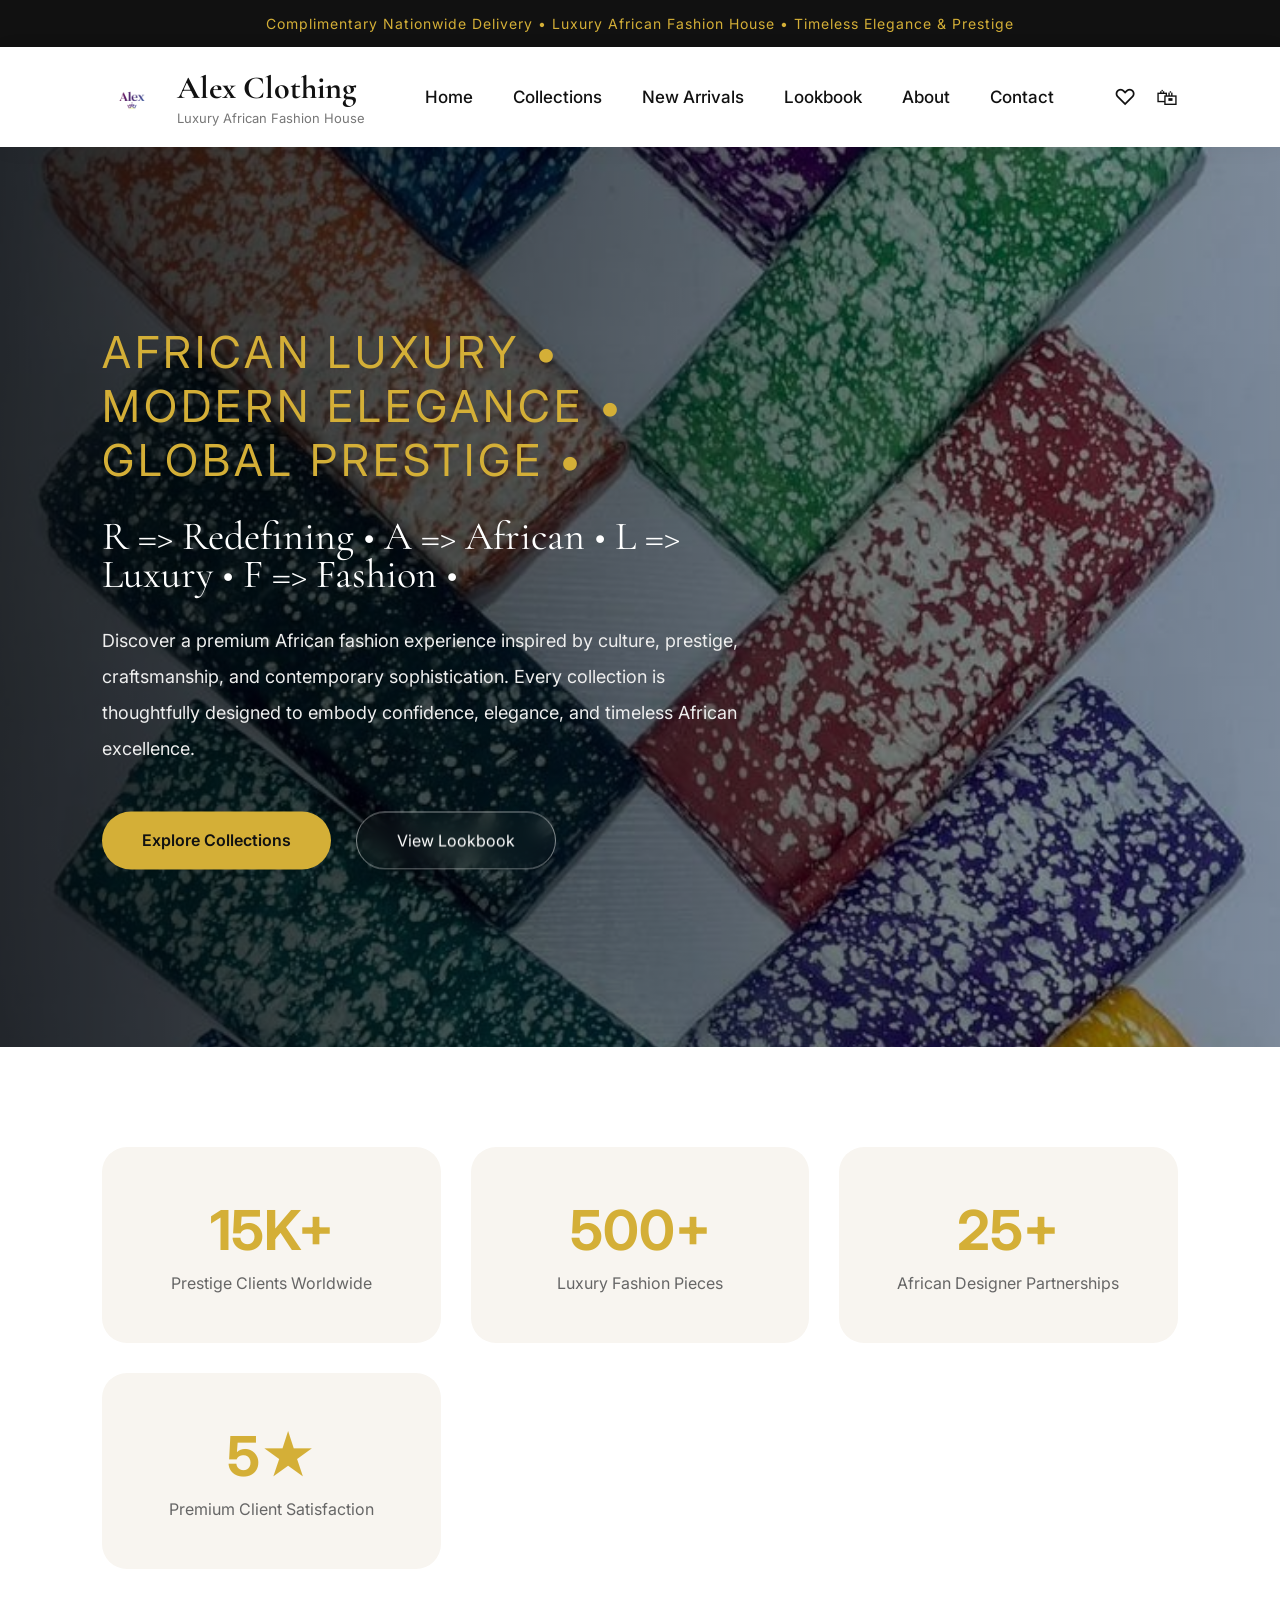
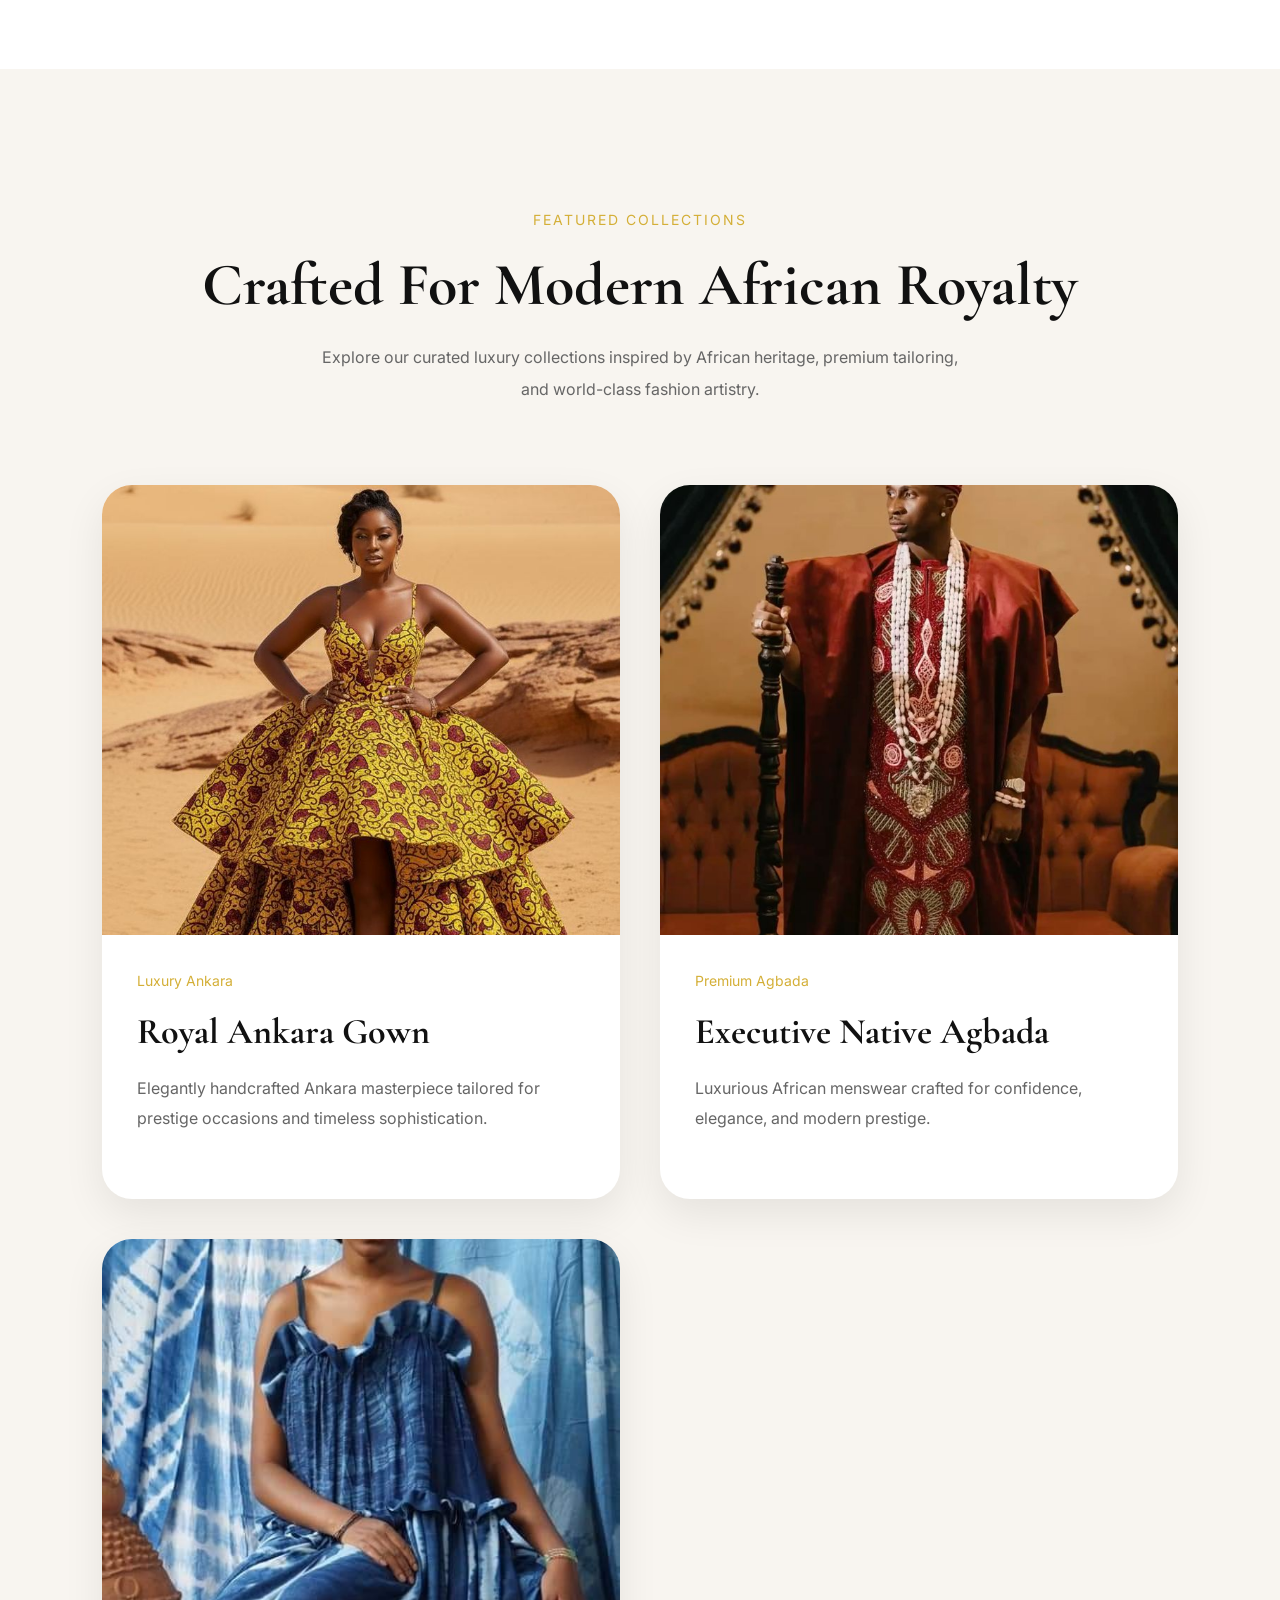
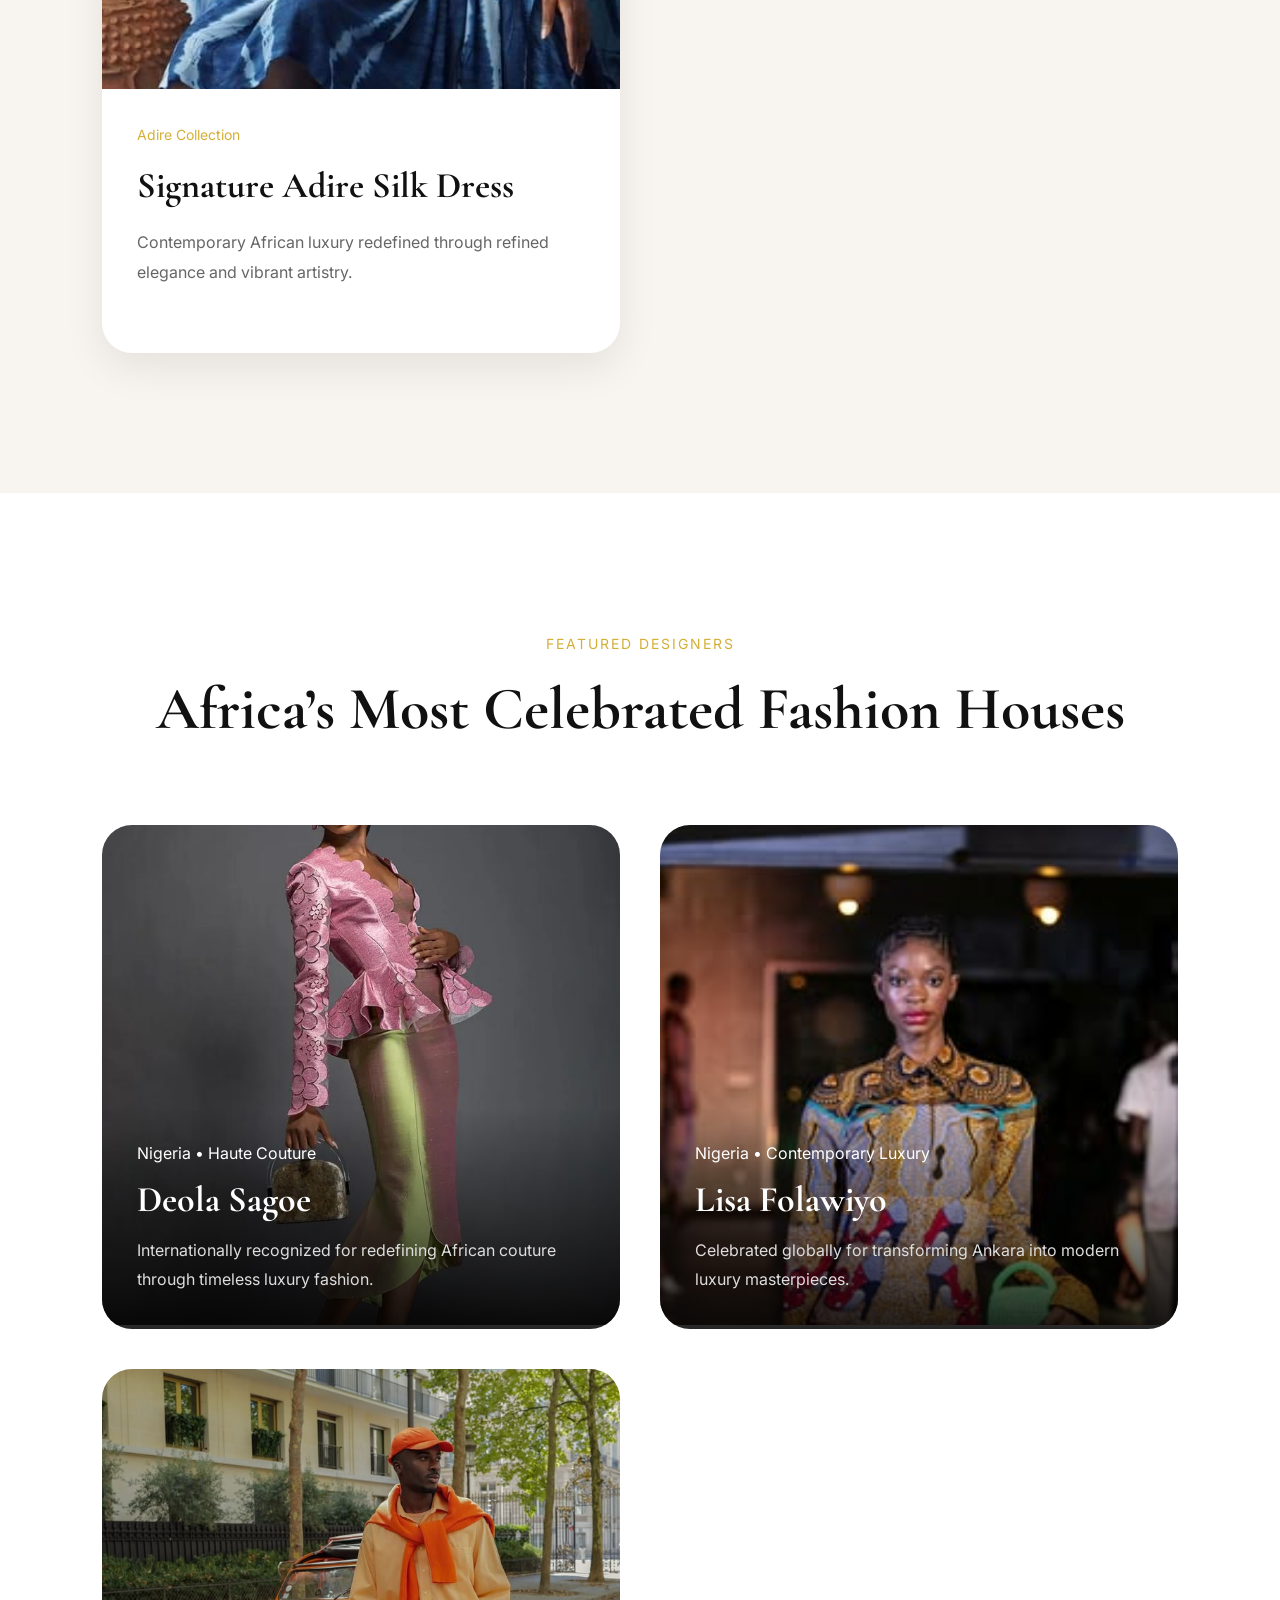
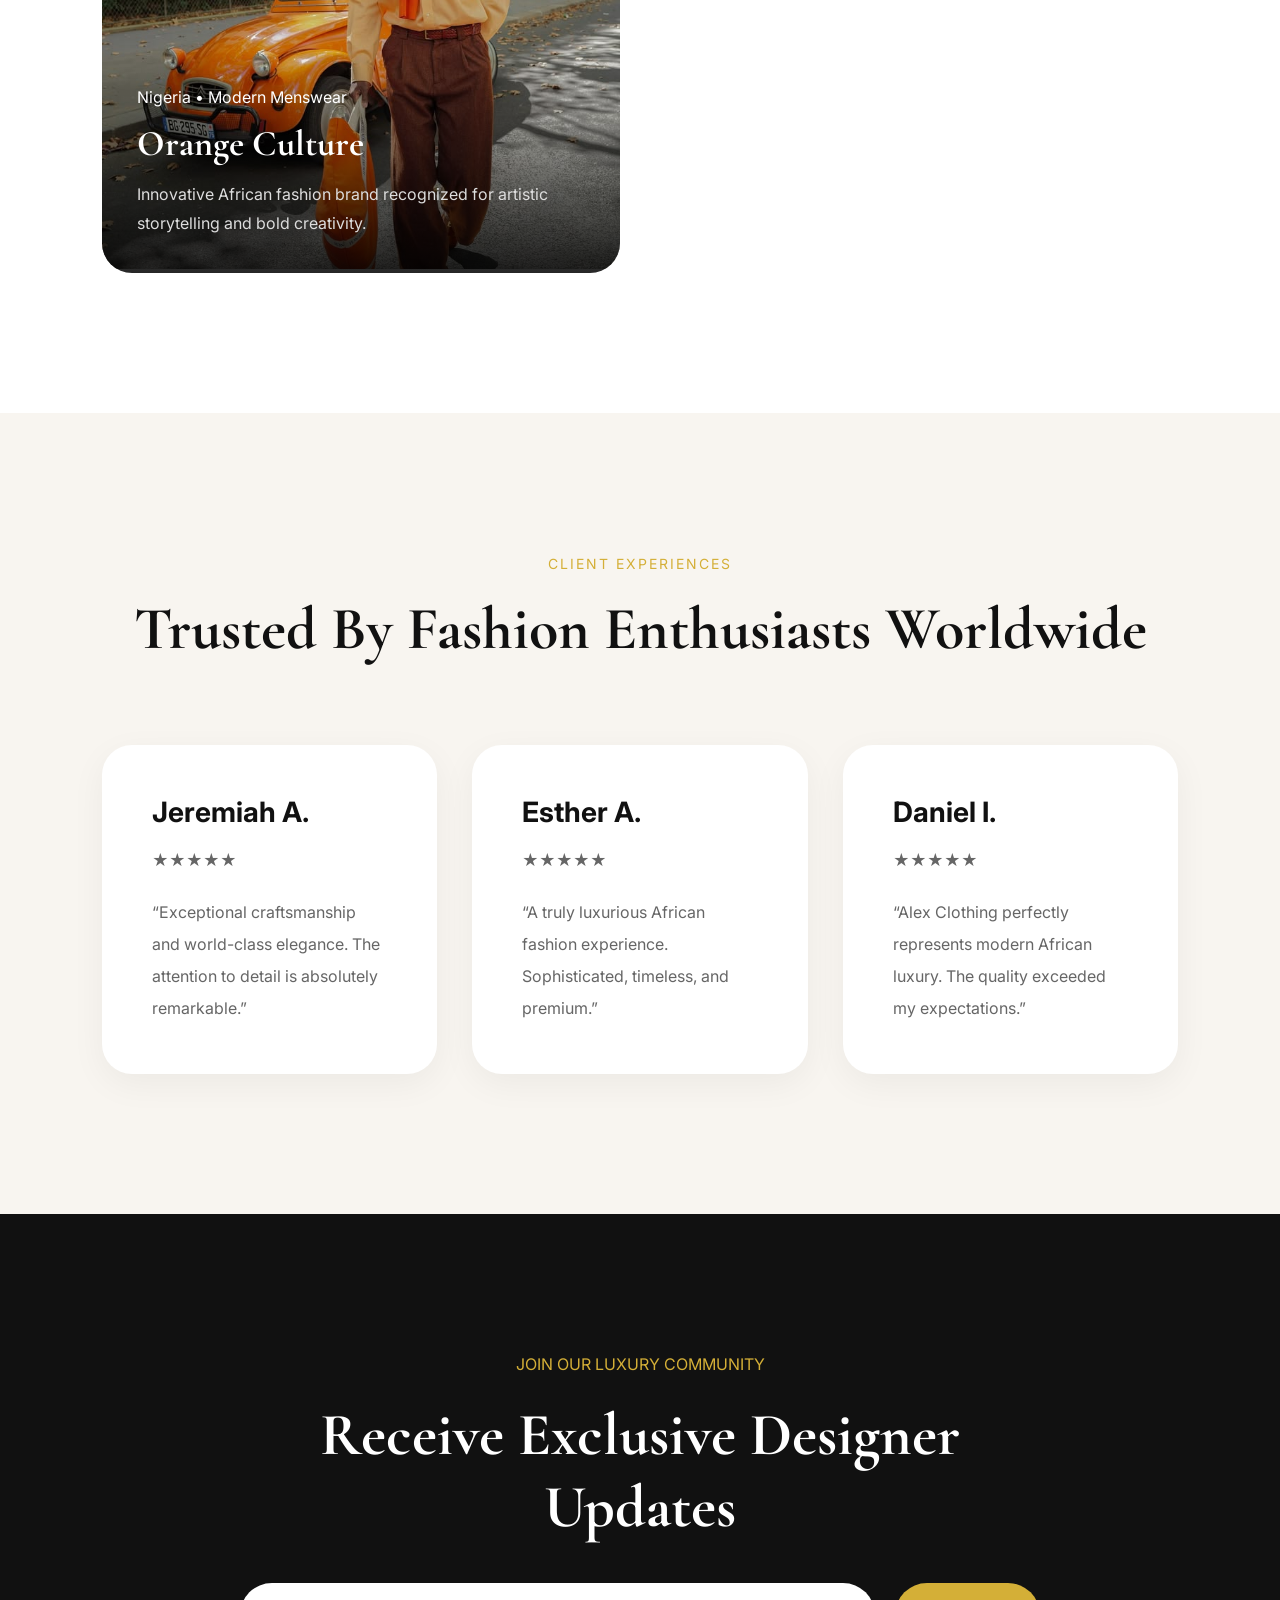
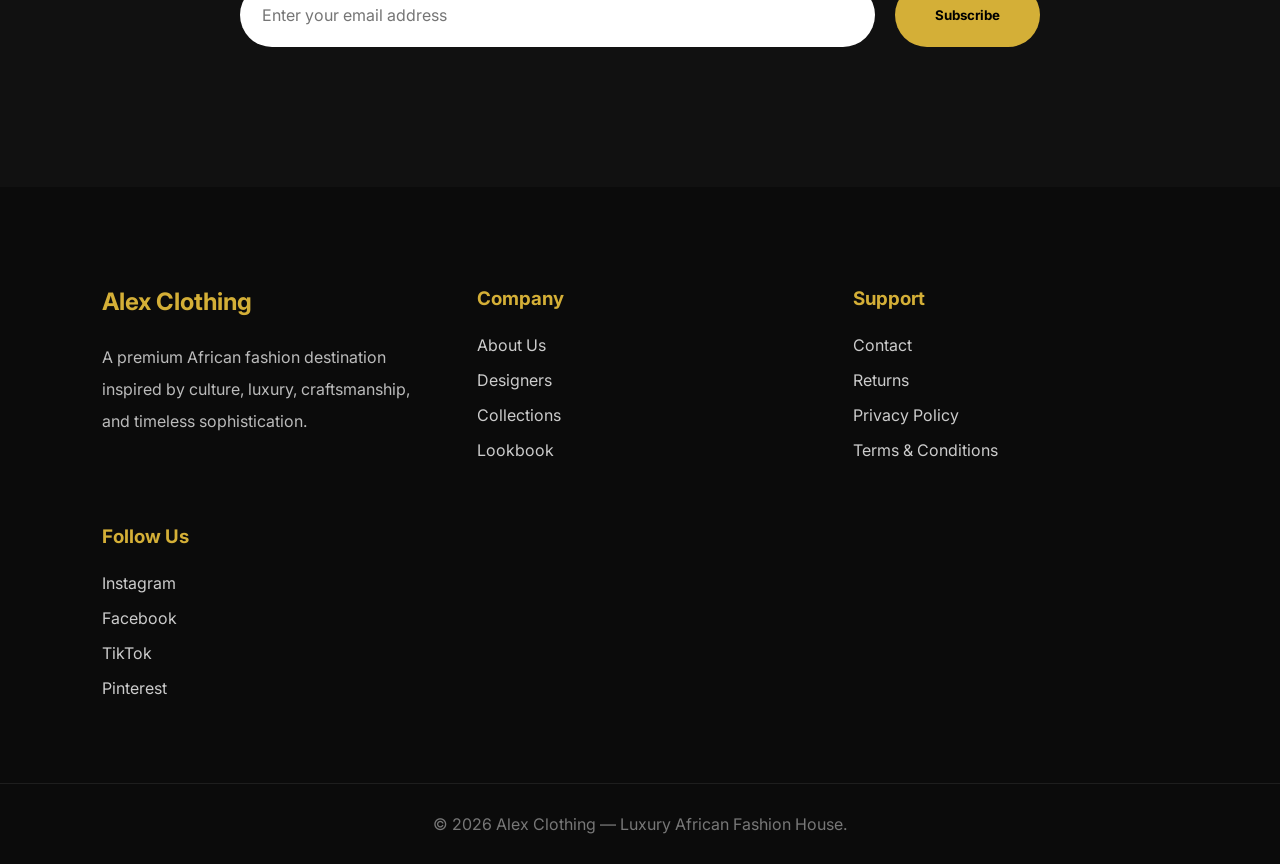
<file: index.html>
<!DOCTYPE html>
<html lang="en">
<head>
    <meta charset="UTF-8">
    <meta name="viewport" content="width=device-width, initial-scale=1.0">
    <title>Alex Clothing | Luxury African Fashion House</title>
    <link rel="stylesheet" href="index.css">

</head>

<body>


    <!-- ========================= -->
    <!-- TOP LUXURY BAR -->
    <!-- ========================= -->

    <section class="top-bar">
 
        <p>
            Complimentary Nationwide Delivery • Luxury African Fashion House • Timeless Elegance & Prestige
        </p>

    </section>



    <!-- ========================= -->
    <!-- NAVBAR -->
    <!-- ========================= -->

    <header class="header">

        <div class="logo">

            <img src="picture/screen.png" alt="Alex Clothing Logo">

            <div>

                <h1>Alex Clothing</h1>

                <span>Luxury African Fashion House</span>

            </div>

        </div>


        <nav class="navbar">

            <a href="index.html">Home</a>

            <a href="collections.html">Collections</a>

            <a href="arrivals.html">New Arrivals</a>

            <a href="lookbook.html">Lookbook</a>

            <a href="about.html">About</a>

            <a href="contact.html">Contact</a>

        </nav>


        <div class="nav-icons">

            <a href="wishlist.html">♡</a>

            <a href="cart.html">🛍</a>

        </div>

    </header>



    <!-- ========================= -->
    <!-- CINEMATIC HERO -->
    <!-- ========================= -->

    <section class="hero">

        <!-- IMAGE SLIDER -->

        <div class="hero-slider">

            <div class="slide active">
                <img src="picture/material1.jpg" alt="">
            </div>

            <div class="slide">
                <img src="picture/material2.jpg" alt="">
            </div>

            <div class="slide">
                <img src="picture/material3.jpg" alt="">
            </div>

        </div>

        

        <!-- OVERLAY -->

        <div class="overlay"></div>


        <!-- HERO CONTENT -->

        <div class="hero-content">

            <span class="hero-small-text">
                AFRICAN LUXURY • MODERN ELEGANCE • GLOBAL PRESTIGE •
            </span>

            <h3>
                R =>  Redefining  •
                A => African •
                L => Luxury •
                F => Fashion •
            </h3>

            <p>
                Discover a premium African fashion experience inspired by
                culture, prestige, craftsmanship, and contemporary sophistication.

                Every collection is thoughtfully designed to embody confidence,
                elegance, and timeless African excellence.
            </p>


            <div class="hero-buttons">

                <a href="collections.html" class="primary-btn">
                    Explore Collections
                </a>

                <a href="lookbook.html" class="secondary-btn">
                    View Lookbook
                </a>

            </div>

        </div>

    </section>



</head>








    <!-- ========================= -->
    <!-- LUXURY STATS -->
    <!-- ========================= -->

    <section class="stats-section">

        <div class="stat-box">

            <h2>15K+</h2>

            <p>Prestige Clients Worldwide</p>

        </div>


        <div class="stat-box">

            <h2>500+</h2>

            <p>Luxury Fashion Pieces</p>

        </div>


        <div class="stat-box">

            <h2>25+</h2>

            <p>African Designer Partnerships</p>

        </div>


        <div class="stat-box">

            <h2>5★</h2>

            <p>Premium Client Satisfaction</p>

        </div>

    </section>



    <!-- ========================= -->
    <!-- FEATURED COLLECTION -->
    <!-- ========================= -->

    <section class="collections-section">

        <div class="section-title">

            <span>FEATURED COLLECTIONS</span>

            <h2>
                Crafted For Modern African Royalty
            </h2>

            <p>
                Explore our curated luxury collections inspired by
                African heritage, premium tailoring, and world-class fashion artistry.
            </p>

        </div>



        <div class="products-grid">


            <!-- PRODUCT -->

            <div class="product-card">

                <div class="product-image">

                    <img src="picture/gown.jpg" alt="">

                </div>

                <div class="product-content">

                    <span>Luxury Ankara</span>

                    <h3>Royal Ankara Gown</h3>

                    <p>
                        Elegantly handcrafted Ankara masterpiece
                        tailored for prestige occasions and timeless sophistication.
                    </p>

                    <div class="product-bottom">

                        <a href="product1.html">
                        
                        </a>

                    </div>

                </div>

            </div>



            <!-- PRODUCT -->

            <div class="product-card">

                <div class="product-image">

                    <img src="picture/agbada.jpg" alt="">

                </div>

                <div class="product-content">

                    <span>Premium Agbada</span>

                    <h3>Executive Native Agbada</h3>

                    <p>
                        Luxurious African menswear crafted
                        for confidence, elegance, and modern prestige.
                    </p>

                    <div class="product-bottom">


            
                    </div>

                </div>

            </div>



            <!-- PRODUCT -->

            <div class="product-card">

                <div class="product-image">

                    <img src= "picture/adire  silk.jpg" alt="">

                </div>

                <div class="product-content">

                    <span>Adire Collection</span>

                    <h3>Signature Adire Silk Dress</h3>

                    <p>
                        Contemporary African luxury redefined
                        through refined elegance and vibrant artistry.
                    </p>

                    <div class="product-bottom">
                    </div>

                </div>

            </div>

        </div>

    </section>



    <!-- ========================= -->
    <!-- DESIGNER SECTION -->
    <!-- ========================= -->

    <section class="designer-section">

        <div class="section-title">

            <span>FEATURED DESIGNERS</span>

            <h2>
                Africa’s Most Celebrated Fashion Houses
            </h2>

        </div>


        <div class="designer-grid">


            <div class="designer-card">

                <img src="picture/If You Are a Sophisticated African Woman, You Will Most Certainly Love Deola Sagoe's Latest Collection - African Vibes.jpg" alt="">

                <div class="designer-content">

                    <span>Nigeria • Haute Couture</span>

                    <h3>Deola Sagoe</h3>

                    <p>
                        Internationally recognized for redefining
                        African couture through timeless luxury fashion.
                    </p>

                </div>

            </div>



            <div class="designer-card">

                <img src="picture/Lisa Folawiyo Studio’s “COLL 1 2023” Fashion Show___.jpg" alt="">

                <div class="designer-content">

                    <span>Nigeria • Contemporary Luxury</span>

                    <h3>Lisa Folawiyo</h3>

                    <p>
                        Celebrated globally for transforming Ankara
                        into modern luxury masterpieces.
                    </p>

                </div>

            </div>



            <div class="designer-card">

                <img src="picture/𝐸𝐶𝐿𝐴𝐼𝑅𝐷𝐸𝑀𝐴𝑈𝑋.jpg" alt="">

                <div class="designer-content">

                    <span>Nigeria • Modern Menswear</span>

                    <h3>Orange Culture</h3>

                    <p>
                        Innovative African fashion brand recognized
                        for artistic storytelling and bold creativity.
                    </p>

                </div>

            </div>

        </div>

    </section>



    <!-- ========================= -->
    <!-- TESTIMONIALS -->
    <!-- ========================= -->

    <section class="testimonial-section">

        <div class="section-title">

            <span>CLIENT EXPERIENCES</span>

            <h2>
                Trusted By Fashion Enthusiasts Worldwide
            </h2>

        </div>


        <div class="testimonial-grid">


            <div class="testimonial-card">

                <h3>Jeremiah A.</h3>

                <p class="stars">★★★★★</p>

                <p>
                    “Exceptional craftsmanship and world-class elegance.
                    The attention to detail is absolutely remarkable.”
                </p>

            </div>



            <div class="testimonial-card">

                <h3>Esther A.</h3>

                <p class="stars">★★★★★</p>

                <p>
                    “A truly luxurious African fashion experience.
                    Sophisticated, timeless, and premium.”
                </p>

            </div>



            <div class="testimonial-card">

                <h3>Daniel I.</h3>

                <p class="stars">★★★★★</p>

                <p>
                    “Alex Clothing perfectly represents modern African luxury.
                    The quality exceeded my expectations.”
                </p>

            </div>

        </div>

    </section>



    <!-- ========================= -->
    <!-- NEWSLETTER -->
    <!-- ========================= -->

    <section class="newsletter">

        <div class="newsletter-content">

            <span>JOIN OUR LUXURY COMMUNITY</span>

            <h2>
                Receive Exclusive Designer Updates
            </h2>

            <form>

                <input type="email" placeholder="Enter your email address">

                <button>
                    Subscribe
                </button>

            </form>

        </div>

    </section>



    <!-- ========================= -->
    <!-- FOOTER -->
    <!-- ========================= -->

    <footer class="footer">

        <div class="footer-grid">


            <div>

                <h2>Alex Clothing</h2>

                <p>
                    A premium African fashion destination inspired by
                    culture, luxury, craftsmanship, and timeless sophistication.
                </p>

            </div>



            <div>

                <h3>Company</h3>

                <a href="about.html">About Us</a>

                <a href="designers.html">Designers</a>

                <a href="collection.html">Collections</a>

                <a href="lookbook.html">Lookbook</a>

            </div>



            <div>

                <h3>Support</h3>

                <a href="contact.html">Contact</a>

                <a href="#">Returns</a>

                <a href="#">Privacy Policy</a>

                <a href="#">Terms & Conditions</a>

            </div>



            <div>

                <h3>Follow Us</h3>

                <a href="https://www.instagram.com/alexii01_dan">Instagram</a>

                <a href="https://web.facebook.com/daniel.ibebuike.2025">Facebook</a>

                <a href="https://www.tiktok.com/@joegalvinsclothing/video/7626386239196794132?is_from_webapp=1&sender_device=pc">TikTok</a>

                <a href="https://www.pinterest.com/">Pinterest</a>

            </div>

        </div>
 

        <div class="footer-bottom">

            <p>
                © 2026 Alex Clothing — Luxury African Fashion House.
            </p>

        </div>

    </footer>



    <!-- ========================= -->
    <!-- HERO SLIDER SCRIPT -->
    <!-- ========================= -->

    <script>

        const slides = document.querySelectorAll('.slide');

        let currentSlide = 0;

        function changeSlide() {

            slides[currentSlide].classList.remove('active');

            currentSlide = (currentSlide + 1) % slides.length;

            slides[currentSlide].classList.add('active');

        }

        setInterval(changeSlide, 5000);

        

    </script>


</body>

</html>
</file>
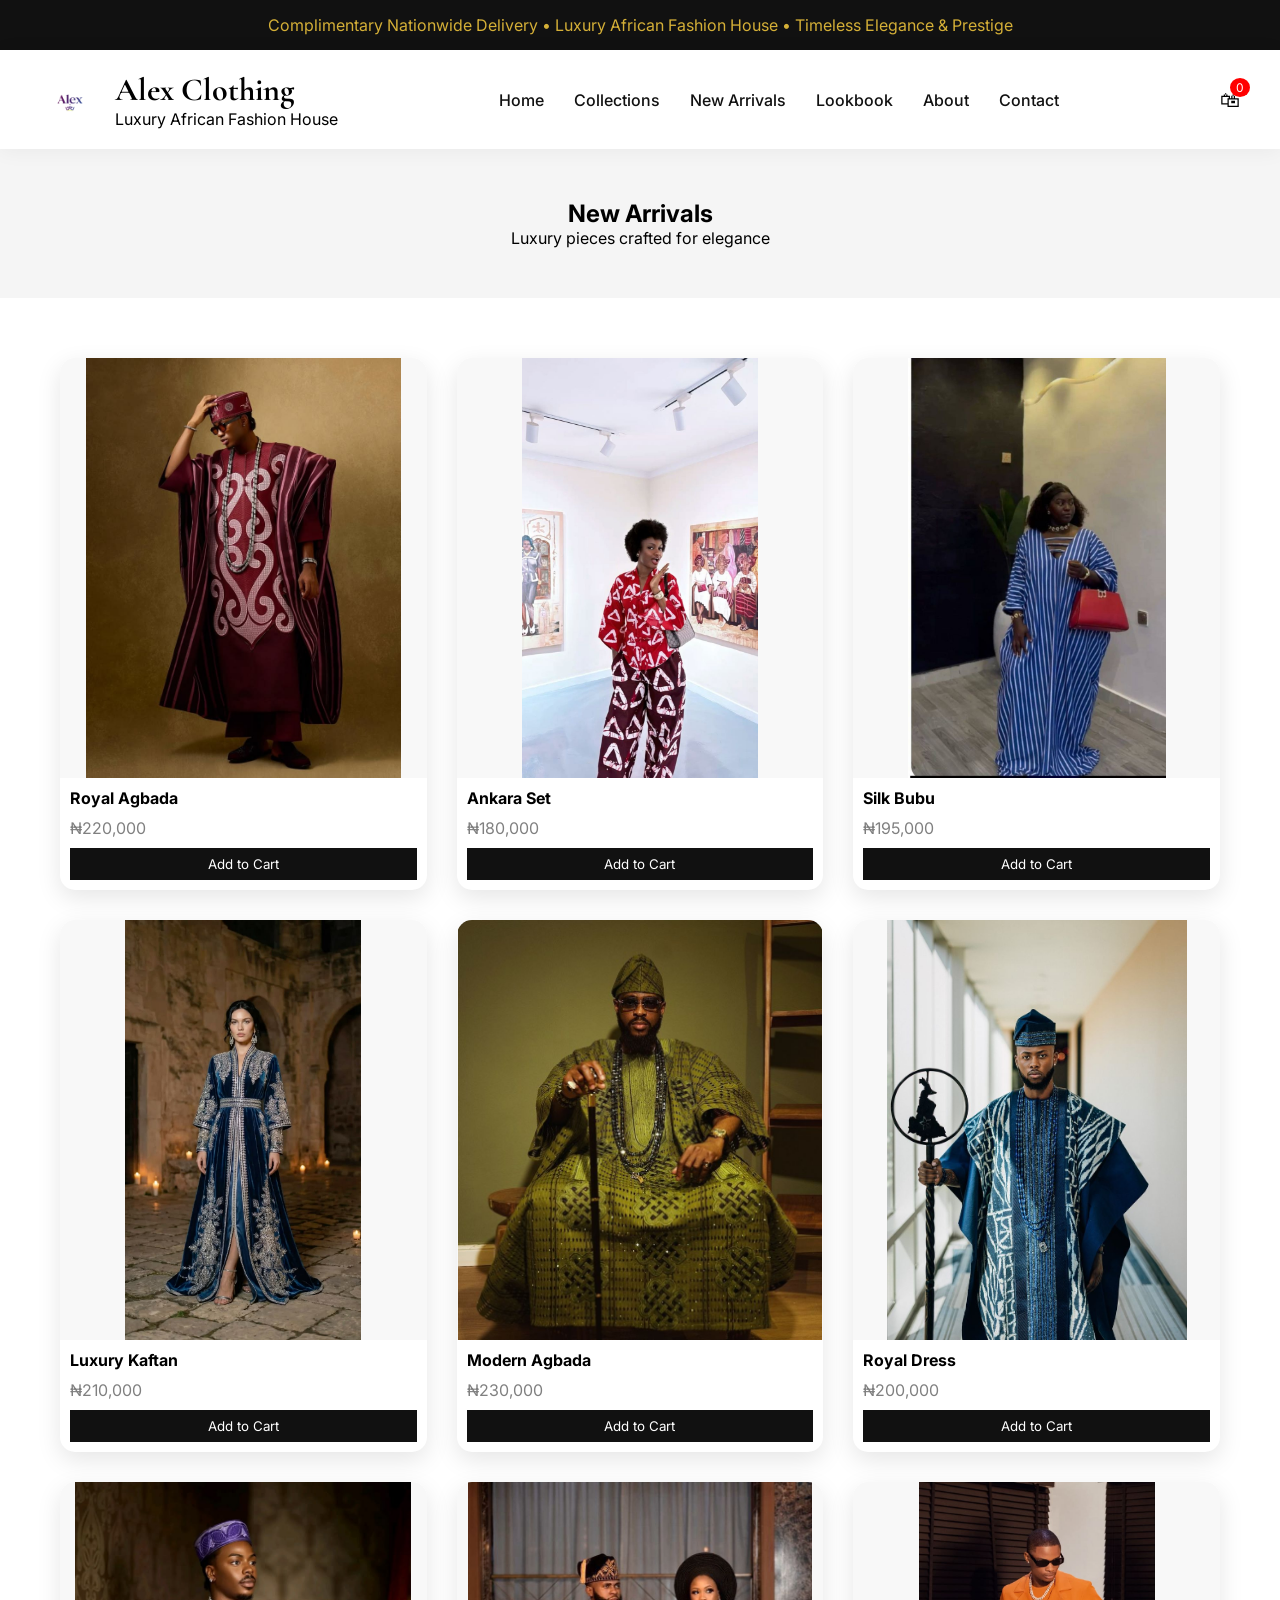
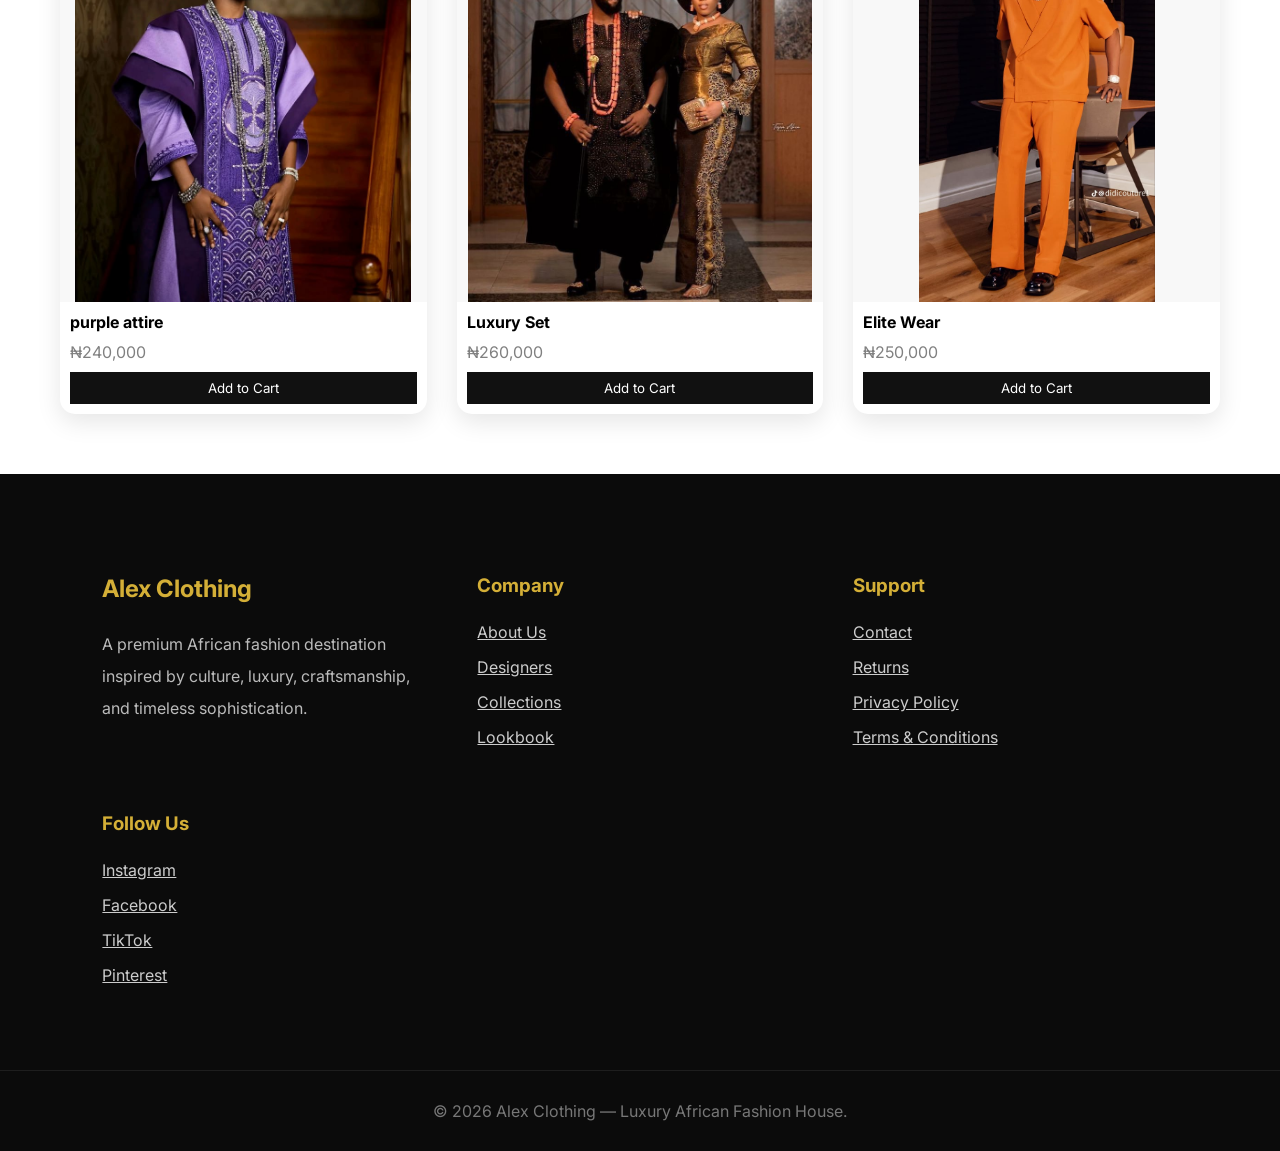
<file: arrivals.html>
<!DOCTYPE html>
<html lang="en">
<head>
<meta charset="UTF-8">
<meta name="viewport" content="width=device-width, initial-scale=1.0">

<title>Alex Clothing | Luxury African Fashion House</title>
<link rel="stylesheet" href="arrivals.css">

<link rel="preconnect" href="https://fonts.googleapis.com">
<link rel="preconnect" href="https://fonts.gstatic.com" crossorigin>
<link href="https://fonts.googleapis.com/css2?family=Cormorant+Garamond:wght@400;500;600;700&family=Inter:wght@300;400;500;600;700&display=swap" rel="stylesheet">


</head>

<body>

<!-- TOP BAR -->
<section class="top-bar">
    <p>Complimentary Nationwide Delivery • Luxury African Fashion House • Timeless Elegance & Prestige</p>
</section>

<!-- HEADER -->
<header class="header">

    <div class="logo">
        <img src="picture/screen.png" alt="Alex Clothing Logo">
        <div>
            <h1>Alex Clothing</h1>
            <span>Luxury African Fashion House</span>
        </div>
    </div>

    <nav class="navbar">
        <a href="index.html">Home</a>
        <a href="collections.html">Collections</a>
        <a href="arrivals.html">New Arrivals</a>
        <a href="lookbook.html">Lookbook</a>
        <a href="about.html">About</a>
        <a href="contact.html">Contact</a>
    </nav>

    <div class="nav-icon" onclick="toggleCart()">
        🛍 <span id="cartCount">0</span>
    </div>

</header>

<!-- HERO -->
<section class="hero">
    <h2>New Arrivals</h2>
    <p>Luxury pieces crafted for elegance</p>
</section>

<!-- PRODUCTS -->
<section class="products">
    <div class="grid">

        <div class="card">
            <img src="picture/crop1.jpg">
            <h3>Royal Agbada</h3>
            <p>₦220,000</p>
            <button onclick="addToCart('Royal Agbada',220000)">Add to Cart</button>
        </div>

        <div class="card">
            <img src="picture/crop2.jpg">
            <h3>Ankara Set</h3>
            <p>₦180,000</p>
            <button onclick="addToCart('Ankara Set',180000)">Add to Cart</button>
        </div>

        <div class="card">
            <img src="picture/crop3.jpg">
            <h3>Silk Bubu</h3>
            <p>₦195,000</p>
            <button onclick="addToCart('Silk Bubu',195000)">Add to Cart</button>
        </div>

        <div class="card">
            <img src="picture/crop4.jpg">
            <h3>Luxury Kaftan</h3>
            <p>₦210,000</p>
            <button onclick="addToCart('Luxury Kaftan',210000)">Add to Cart</button>
        </div>

        <div class="card">
            <img src="picture/crop5.jpg">
            <h3>Modern Agbada</h3>
            <p>₦230,000</p>
            <button onclick="addToCart('Modern Agbada',230000)">Add to Cart</button>
        </div>

        <div class="card">
            <img src="picture/crop6.jpg">
            <h3>Royal Dress</h3>
            <p>₦200,000</p>
            <button onclick="addToCart('Royal Dress',200000)">Add to Cart</button>
        </div>

        <div class="card">
            <img src="picture/crop7.jpg">
            <h3>purple attire</h3>
            <p>₦240,000</p>
            <button onclick="addToCart('purple attire',240000)">Add to Cart</button>
        </div>

        <div class="card">
            <img src="picture/crop8.jpg">
            <h3>Luxury Set</h3>
            <p>₦260,000</p>
            <button onclick="addToCart('Luxury Set',260000)">Add to Cart</button>
        </div>

        <div class="card">
            <img src="picture/crop9.jpg">
            <h3>Elite Wear</h3>
            <p>₦250,000</p>
            <button onclick="addToCart('Elite Wear',250000)">Add to Cart</button>
        </div>

    </div>
</section>

<!-- CART -->
<div class="cart" id="cart">
    <div class="cart-header">
        <h2>Your Cart</h2>
        <span onclick="toggleCart()">✕</span>
    </div>

    <div id="cartItems"></div>

    <h3>Total: ₦<span id="total">0</span></h3>

    <button class="checkout" onclick="checkout()">Checkout</button>
</div>

<script>
let cart = JSON.parse(localStorage.getItem("cart")) || [];

function addToCart(name, price){
    cart.push({name, price});
    localStorage.setItem("cart", JSON.stringify(cart));
    updateCart();
    flashCart();
}

function removeItem(index){
    cart.splice(index,1);
    localStorage.setItem("cart", JSON.stringify(cart));
    updateCart();
}

function updateCart(){
    let cartItems = document.getElementById("cartItems");
    let total = 0;
    let count = 0;

    cartItems.innerHTML = "";

    cart.forEach((item,index)=>{
        total += item.price;
        count++;

        cartItems.innerHTML += `
        <div class="item">
            <span>${item.name}</span>
            <div>
                ₦${item.price.toLocaleString()}
                <button onclick="removeItem(${index})">x</button>
            </div>
        </div>`;
    });

    document.getElementById("total").innerText = total.toLocaleString();
    document.getElementById("cartCount").innerText = count;
}

function toggleCart(){
    document.getElementById("cart").classList.toggle("open");
}

function flashCart(){
    document.querySelector(".nav-icon").classList.add("pulse");
    setTimeout(()=>{
        document.querySelector(".nav-icon").classList.remove("pulse");
    },300);
}

function checkout(){
    window.location.href = "checkout.html";
}

updateCart();
</script>
  <!-- ========================= -->
    <!-- FOOTER -->
    <!-- ========================= -->

    <footer class="footer">

        <div class="footer-grid">


            <div>

                <h2>Alex Clothing</h2>

                <p>
                    A premium African fashion destination inspired by
                    culture, luxury, craftsmanship, and timeless sophistication.
                </p>

            </div>



            <div>

                <h3>Company</h3>

                <a href="about.html">About Us</a>

                <a href="designers.html">Designers</a>

                <a href="collection.html">Collections</a>

                <a href="lookbook.html">Lookbook</a>

            </div>



            <div>

                <h3>Support</h3>

                <a href="contact.html">Contact</a>

                <a href="#">Returns</a>

                <a href="#">Privacy Policy</a>

                <a href="#">Terms & Conditions</a>

            </div>



            <div>

                <h3>Follow Us</h3>

                <a href="https://www.instagram.com/alexii01_dan">Instagram</a>

                <a href="https://web.facebook.com/daniel.ibebuike.2025">Facebook</a>

                <a href="https://www.tiktok.com/@joegalvinsclothing/video/7626386239196794132?is_from_webapp=1&sender_device=pc">TikTok</a>

                <a href="https://www.pinterest.com/">Pinterest</a>

            </div>

        </div>


        <div class="footer-bottom">

            <p>
                © 2026 Alex Clothing — Luxury African Fashion House.
            </p>

        </div>

    </footer>



    <!-- ========================= -->
    <!-- HERO SLIDER SCRIPT -->
    <!-- ========================= -->

    <script>

        const slides = document.querySelectorAll('.slide');

        let currentSlide = 0;

        function changeSlide() {

            slides[currentSlide].classList.remove('active');

            currentSlide = (currentSlide + 1) % slides.length;

            slides[currentSlide].classList.add('active');

        }

        setInterval(changeSlide, 5000);

        

    </script>


</body>

</html>
</body>
</html>

</body>
</html>
</file>
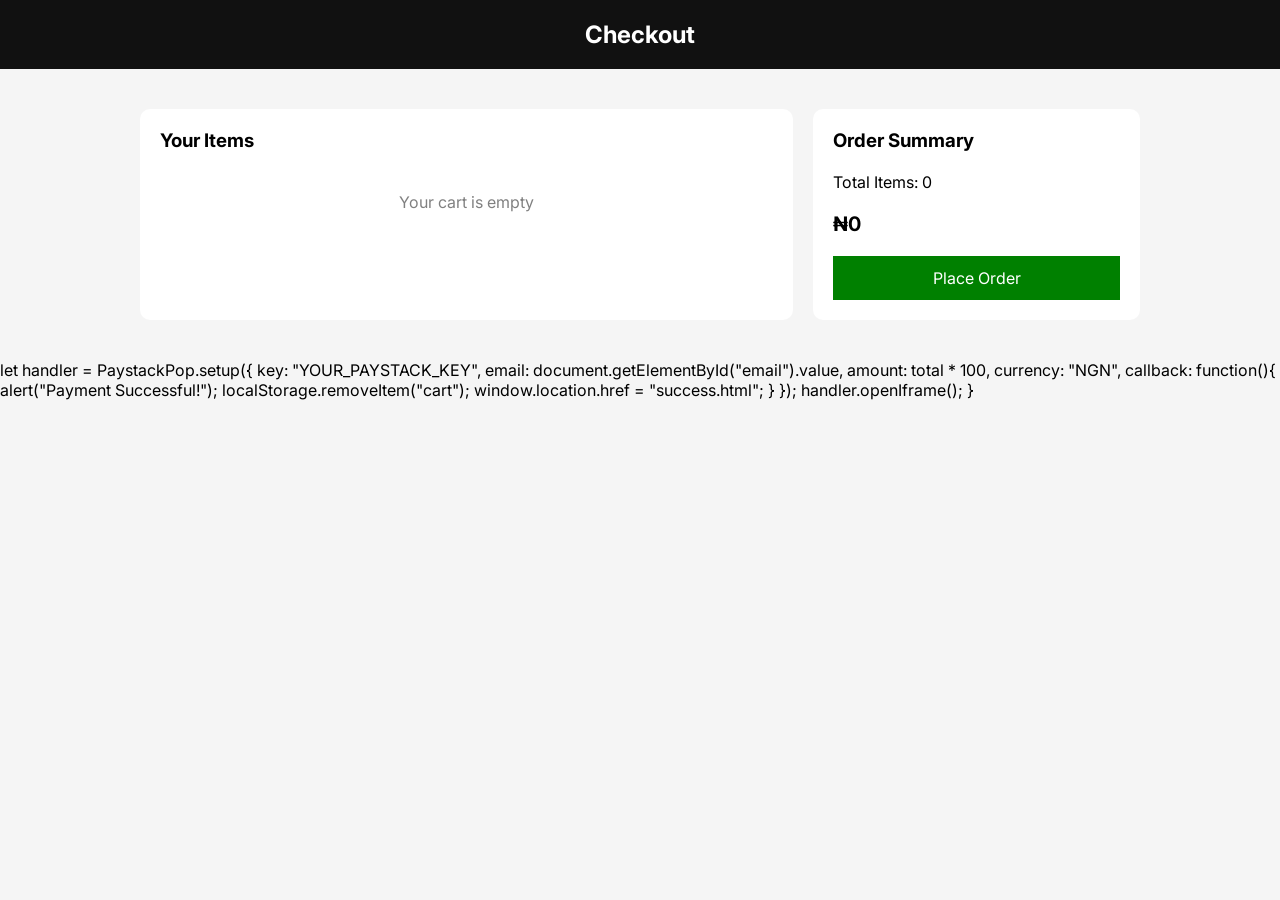
<file: checkout.html>
<!DOCTYPE html>
<html lang="en">
<head>
<meta charset="UTF-8">
<meta name="viewport" content="width=device-width, initial-scale=1.0">

<title>Checkout | Alex Clothing</title>

<link href="https://fonts.googleapis.com/css2?family=Inter:wght@300;400;500;600;700&display=swap" rel="stylesheet">

<style>
*{
    margin:0;
    padding:0;
    box-sizing:border-box;
    font-family:Inter;
}

body{
    background:#f5f5f5;
}

/* HEADER */
.header{
    padding:20px;
    background:#111;
    color:#fff;
    text-align:center;
}

/* CONTAINER */
.container{
    max-width:1000px;
    margin:40px auto;
    display:grid;
    grid-template-columns:2fr 1fr;
    gap:20px;
}

/* CART ITEMS */
.items{
    background:#fff;
    padding:20px;
    border-radius:10px;
}

.item{
    display:flex;
    justify-content:space-between;
    padding:15px 0;
    border-bottom:1px solid #eee;
}

.item button{
    background:red;
    color:#fff;
    border:none;
    padding:5px 10px;
    cursor:pointer;
}

/* SUMMARY */
.summary{
    background:#fff;
    padding:20px;
    border-radius:10px;
    height:fit-content;
}

.summary h3{
    margin-bottom:20px;
}

.total{
    font-size:20px;
    font-weight:bold;
    margin:20px 0;
}

/* BUTTON */
button.pay{
    width:100%;
    padding:12px;
    background:green;
    color:#fff;
    border:none;
    cursor:pointer;
    font-size:16px;
    transition:0.3s;
}

button.pay:hover{
    background:darkgreen;
}

/* EMPTY */
.empty{
    text-align:center;
    padding:40px;
    color:gray;
}

/* RESPONSIVE */
@media(max-width:800px){
    .container{
        grid-template-columns:1fr;
    }
}
</style>

</head>

<body>

<div class="header">
    <h2>Checkout</h2>
</div>

<div class="container">

    <!-- ITEMS -->
    <div class="items">
        <h3>Your Items</h3>
        <div id="cartItems"></div>
    </div>

    <!-- SUMMARY -->
    <div class="summary">
        <h3>Order Summary</h3>

        <p>Total Items: <span id="count">0</span></p>

        <div class="total">
            ₦<span id="total">0</span>
        </div>

        <button class="pay" onclick="placeOrder()">Place Order</button>
    </div>

</div>

<script>
let cart = JSON.parse(localStorage.getItem("cart")) || [];

/* REMOVE ITEM */
function removeItem(index){
    cart.splice(index,1);
    localStorage.setItem("cart", JSON.stringify(cart));
    render();
}

/* RENDER CART */
function render(){
    let items = document.getElementById("cartItems");
    let total = 0;
    let count = 0;

    items.innerHTML = "";

    if(cart.length === 0){
        items.innerHTML = "<div class='empty'>Your cart is empty</div>";
        document.getElementById("total").innerText = "0";
        document.getElementById("count").innerText = "0";
        return;
    }

    cart.forEach((item,index)=>{
        total += item.price;
        count++;

        items.innerHTML += `
        <div class="item">
            <div>
                <h4>${item.name}</h4>
                <p>₦${item.price.toLocaleString()}</p>
            </div>
            <button onclick="removeItem(${index})">Remove</button>
        </div>`;
    });

    document.getElementById("total").innerText = total.toLocaleString();
    document.getElementById("count").innerText = count;
}

/* PLACE ORDER */
function placeOrder(){
    if(cart.length === 0){
        alert("Your cart is empty!");
        return;
    }

    alert("Order placed successfully 🎉");

    localStorage.removeItem("cart");
    window.location.href = "project.html";
}

render();
</script>

</body>
</html>

let handler = PaystackPop.setup({
    key: "YOUR_PAYSTACK_KEY",
    email: document.getElementById("email").value,
    amount: total * 100,
    currency: "NGN",

    callback: function(){
        alert("Payment Successful!");
        localStorage.removeItem("cart");
        window.location.href = "success.html";
    }
});

handler.openIframe();
}

</script>

</body>
</html>
</file>
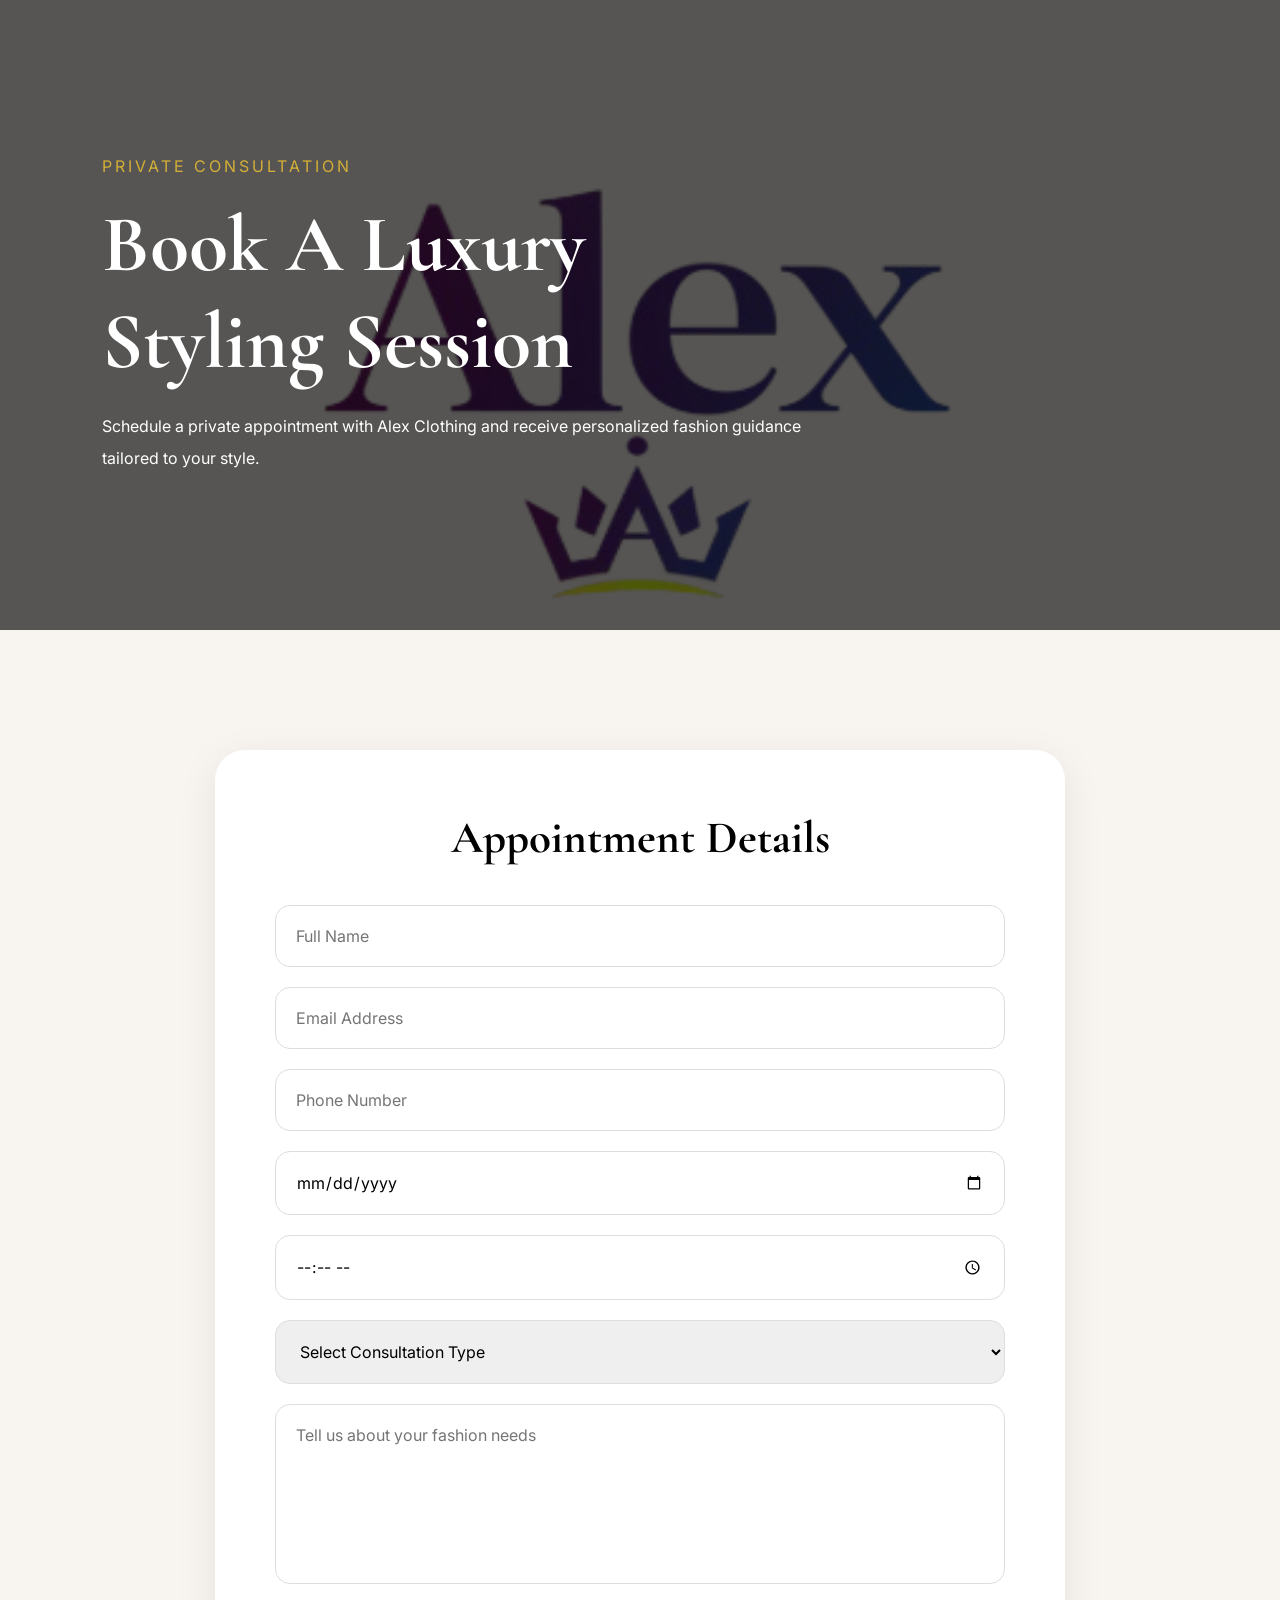
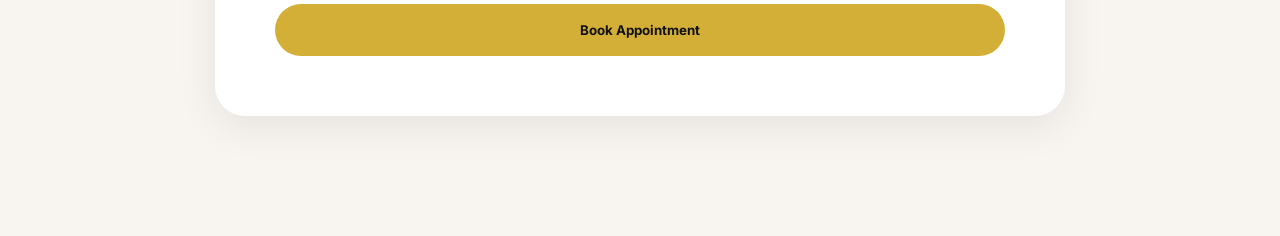
<file: consultation.html>
<!DOCTYPE html>
<html lang="en">
<head>
<meta charset="UTF-8">
<meta name="viewport" content="width=device-width, initial-scale=1.0">
<title>Book Consultation | Alex Clothing</title>

<link rel="preconnect" href="https://fonts.googleapis.com">
<link rel="preconnect" href="https://fonts.gstatic.com" crossorigin>

<link href="https://fonts.googleapis.com/css2?family=Cormorant+Garamond:wght@400;500;600;700&family=Inter:wght@300;400;500;600;700&display=swap" rel="stylesheet">

<link rel="stylesheet" href="consultation.css">
</head>

<body>

<section class="consultation-hero">

    <div class="overlay"></div>

    <img src="picture/screen.png" alt="">

    <div class="consultation-content">

        <span>PRIVATE CONSULTATION</span>

        <h1>Book A Luxury Styling Session</h1>

        <p>
            Schedule a private appointment with Alex Clothing and
            receive personalized fashion guidance tailored to your style.
        </p>

    </div>

</section>


<section class="booking-section">

    <div class="booking-card">

        <h2>Appointment Details</h2>

        <form id="bookingForm">

            <input type="text" placeholder="Full Name" required>

            <input type="email" placeholder="Email Address" required>

            <input type="tel" placeholder="Phone Number" required>

            <input type="date" required>

            <input type="time" required>

            <select required>

                <option value="">
                    Select Consultation Type
                </option>

                <option>
                    Personal Styling
                </option>

                <option>
                    Luxury Fashion Consultation
                </option>

                <option>
                    Bespoke Tailoring
                </option>

                <option>
                    Wedding Styling
                </option>

            </select>

            <textarea placeholder="Tell us about your fashion needs"></textarea>

            <button type="submit">
                Book Appointment
            </button>

        </form>

    </div>

</section>

<script>

document.getElementById("bookingForm")
.addEventListener("submit", function(e){

    e.preventDefault();

    alert(
        "Thank you for booking a consultation with Alex Clothing. Our team will contact you shortly."
    );

    this.reset();

});

</script>

</body>
</html>
</file>
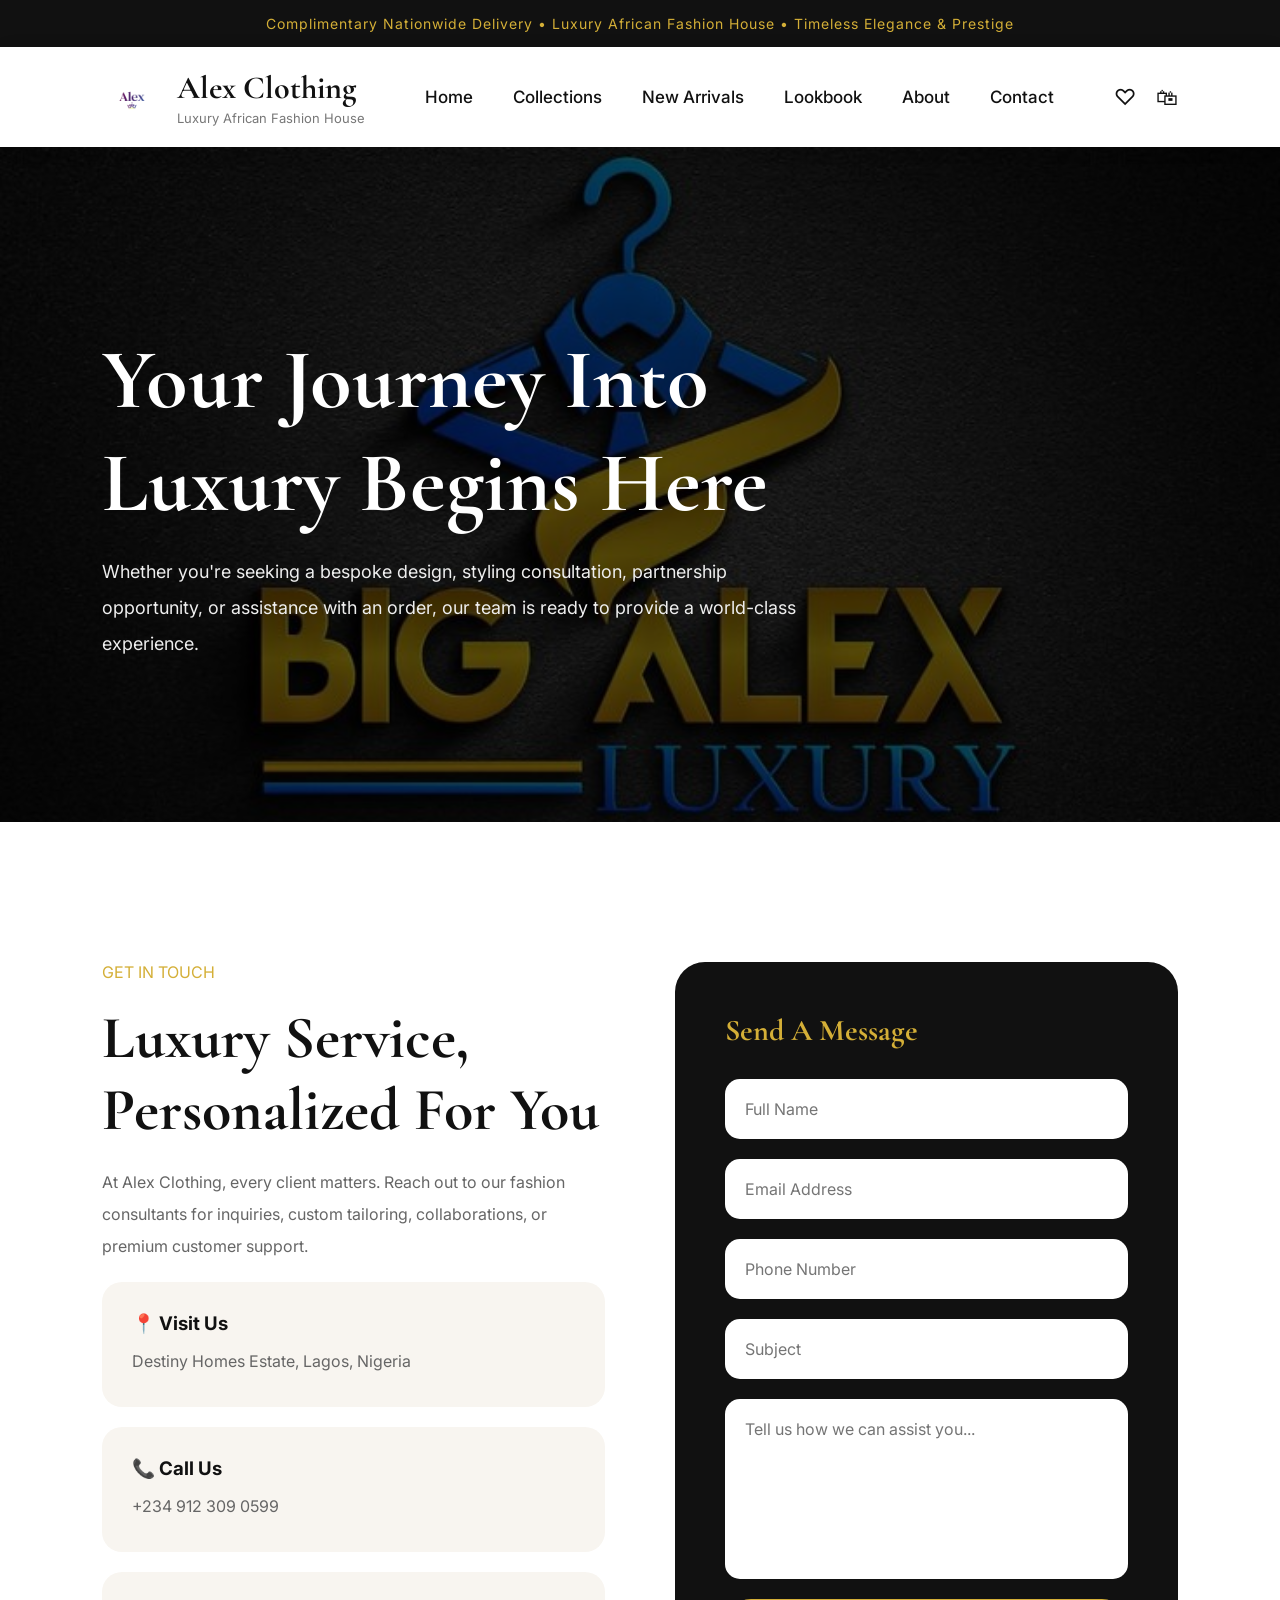
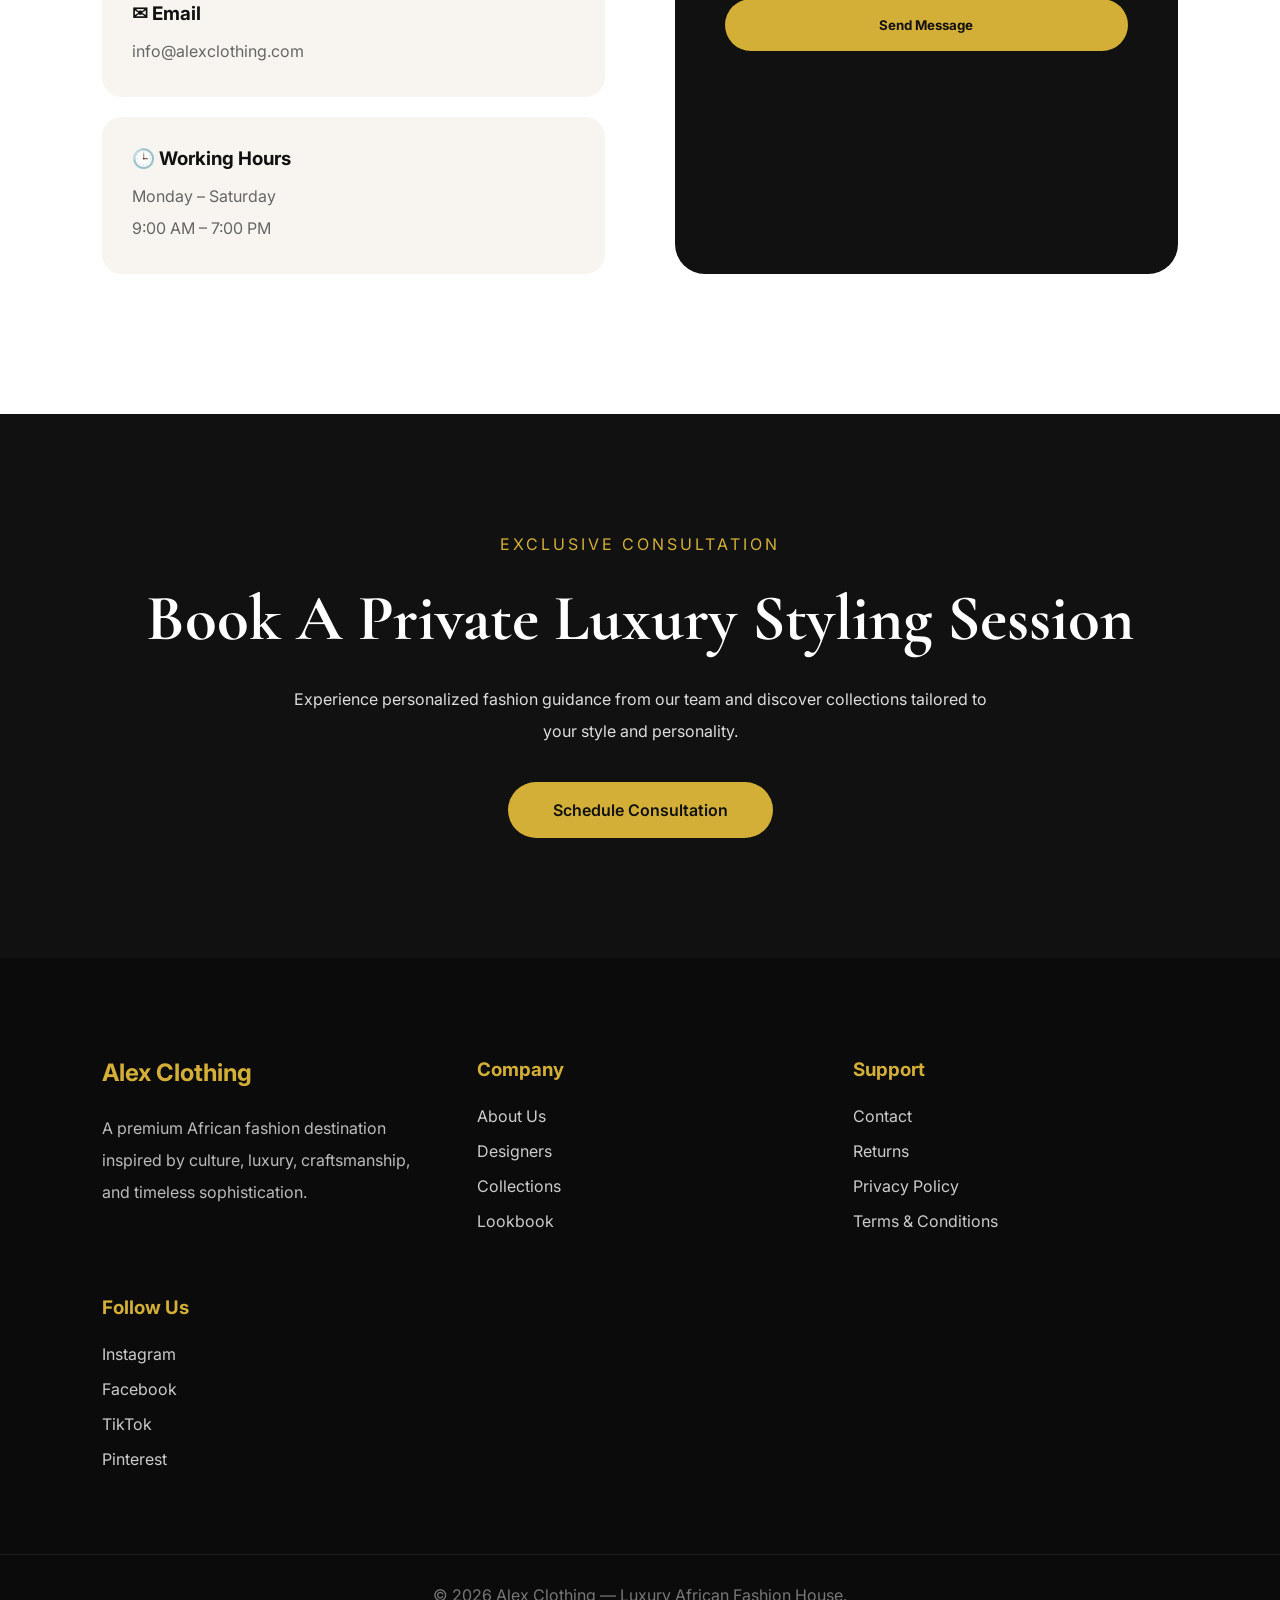
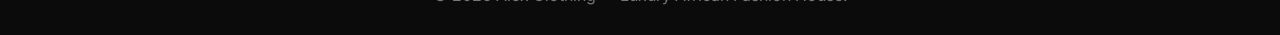
<file: contact.html>
<!DOCTYPE html>
<html lang="en">
<head>
    <meta charset="UTF-8">
    <meta name="viewport" content="width=device-width, initial-scale=1.0">
    <title>Alex Clothing | Luxury African Fashion House</title>
    <link rel="stylesheet" href="contact.css">
</head> 
<head>

    <meta charset="UTF-8">

    <meta name="viewport" content="width=device-width, initial-scale=1.0">

    <title>Alex Clothing | Luxury African Fashion House</title>

    <!-- GOOGLE FONTS -->

    <link rel="preconnect" href="https://fonts.googleapis.com">

    <link rel="preconnect" href="https://fonts.gstatic.com" crossorigin>

    <link href="https://fonts.googleapis.com/css2?family=Cormorant+Garamond:wght@400;500;600;700&family=Inter:wght@300;400;500;600;700&display=swap" rel="stylesheet">


</head>

<body>


    <!-- ========================= -->
    <!-- TOP LUXURY BAR -->
    <!-- ========================= -->

    <section class="top-bar">

        <p>
            Complimentary Nationwide Delivery • Luxury African Fashion House • Timeless Elegance & Prestige
        </p>

    </section>



    <!-- ========================= -->
    <!-- NAVBAR -->
    <!-- ========================= -->

    <header class="header">

        <div class="logo">

            <img src="picture/screen.png" alt="Alex Clothing Logo">

            <div>

                <h1>Alex Clothing</h1>

                <span>Luxury African Fashion House</span>

            </div>

        </div>


        <nav class="navbar">

            <a href="index.html">Home</a>

            <a href="collections.html">Collections</a>

            <a href="arrivals.html">New Arrivals</a>

            <a href="lookbook.html">Lookbook</a>

            <a href="about.html">About</a>

            <a href="contact.html">Contact</a>

        </nav>


        <div class="nav-icons">

            <a href="wishlist.html">♡</a>

            <a href="cart.html">🛍</a>

        </div>

    </header>

    <section class="contact-hero">

    <div class="contact-overlay"></div>

    <img src="picture/Logo design for different brands.jpg" alt="Alex Clothing Contact">

    <div class="contact-hero-content">


        <h1>Your Journey Into Luxury Begins Here</h1>

        <p>
            Whether you're seeking a bespoke design, styling consultation,
            partnership opportunity, or assistance with an order, our team
            is ready to provide a world-class experience.
        </p>

    </div>

</section>

<section class="contact-wrapper">

    <div class="contact-details">

        <span>GET IN TOUCH</span>

        <h2>Luxury Service, Personalized For You</h2>

        <p>
            At Alex Clothing, every client matters. Reach out to our
            fashion consultants for inquiries, custom tailoring,
            collaborations, or premium customer support.
        </p>

        <div class="contact-card">
            <h3>📍 Visit Us</h3>
            <p> Destiny Homes Estate, Lagos, Nigeria</p>
        </div>

        <div class="contact-card">
            <h3>📞 Call Us</h3>
            <p>+234 912 309 0599</p>
        </div>

        <div class="contact-card">
            <h3>✉ Email</h3>
            <p>info@alexclothing.com</p>
        </div>

        <div class="contact-card">
            <h3>🕒 Working Hours</h3>
            <p>Monday – Saturday<br>9:00 AM – 7:00 PM</p>
        </div>

    </div>

    <div class="contact-form-box">

        <h3>Send A Message</h3>

        <form>

            <input type="text" placeholder="Full Name" required>

            <input type="email" placeholder="Email Address" required>

            <input type="tel" placeholder="Phone Number">

            <input type="text" placeholder="Subject">

            <textarea placeholder="Tell us how we can assist you..." required></textarea>

            <button type="submit">
                Send Message
            </button>

        </form>

    </div>

</section>

<section class="contact-cta">

    <span>EXCLUSIVE CONSULTATION</span>

    <h2>Book A Private Luxury Styling Session</h2>

    <p>
        Experience personalized fashion guidance from our team and
        discover collections tailored to your style and personality.
    </p>

    <a href="consultation.html" class="cta-btn">
        Schedule Consultation
    </a>

</section> <!-- ========================= -->
    <!-- FOOTER -->
    <!-- ========================= -->

    <footer class="footer">

        <div class="footer-grid">


            <div>

                <h2>Alex Clothing</h2>

                <p>
                    A premium African fashion destination inspired by
                    culture, luxury, craftsmanship, and timeless sophistication.
                </p>

            </div>



            <div>

                <h3>Company</h3>

                <a href="about.html">About Us</a>

                <a href="designers.html">Designers</a>

                <a href="collections.html">Collections</a>

                <a href="lookbook.html">Lookbook</a>

            </div>



            <div>

                <h3>Support</h3>

                <a href="contact.html">Contact</a>

                <a href="#">Returns</a>

                <a href="#">Privacy Policy</a>

                <a href="#">Terms & Conditions</a>

            </div>



            <div>

                <h3>Follow Us</h3>

                <a href="https://www.instagram.com/alexii01_dan">Instagram</a>

                <a href="https://web.facebook.com/daniel.ibebuike.2025">Facebook</a>

                <a href="https://www.tiktok.com/@joegalvinsclothing/video/7626386239196794132?is_from_webapp=1&sender_device=pc">TikTok</a>

                <a href="https://www.pinterest.com/">Pinterest</a>

            </div>

        </div>


        <div class="footer-bottom">

            <p>
                © 2026 Alex Clothing — Luxury African Fashion House.
            </p>

        </div>

    </footer>


</body>

</html>
</body>
</html>
</file>
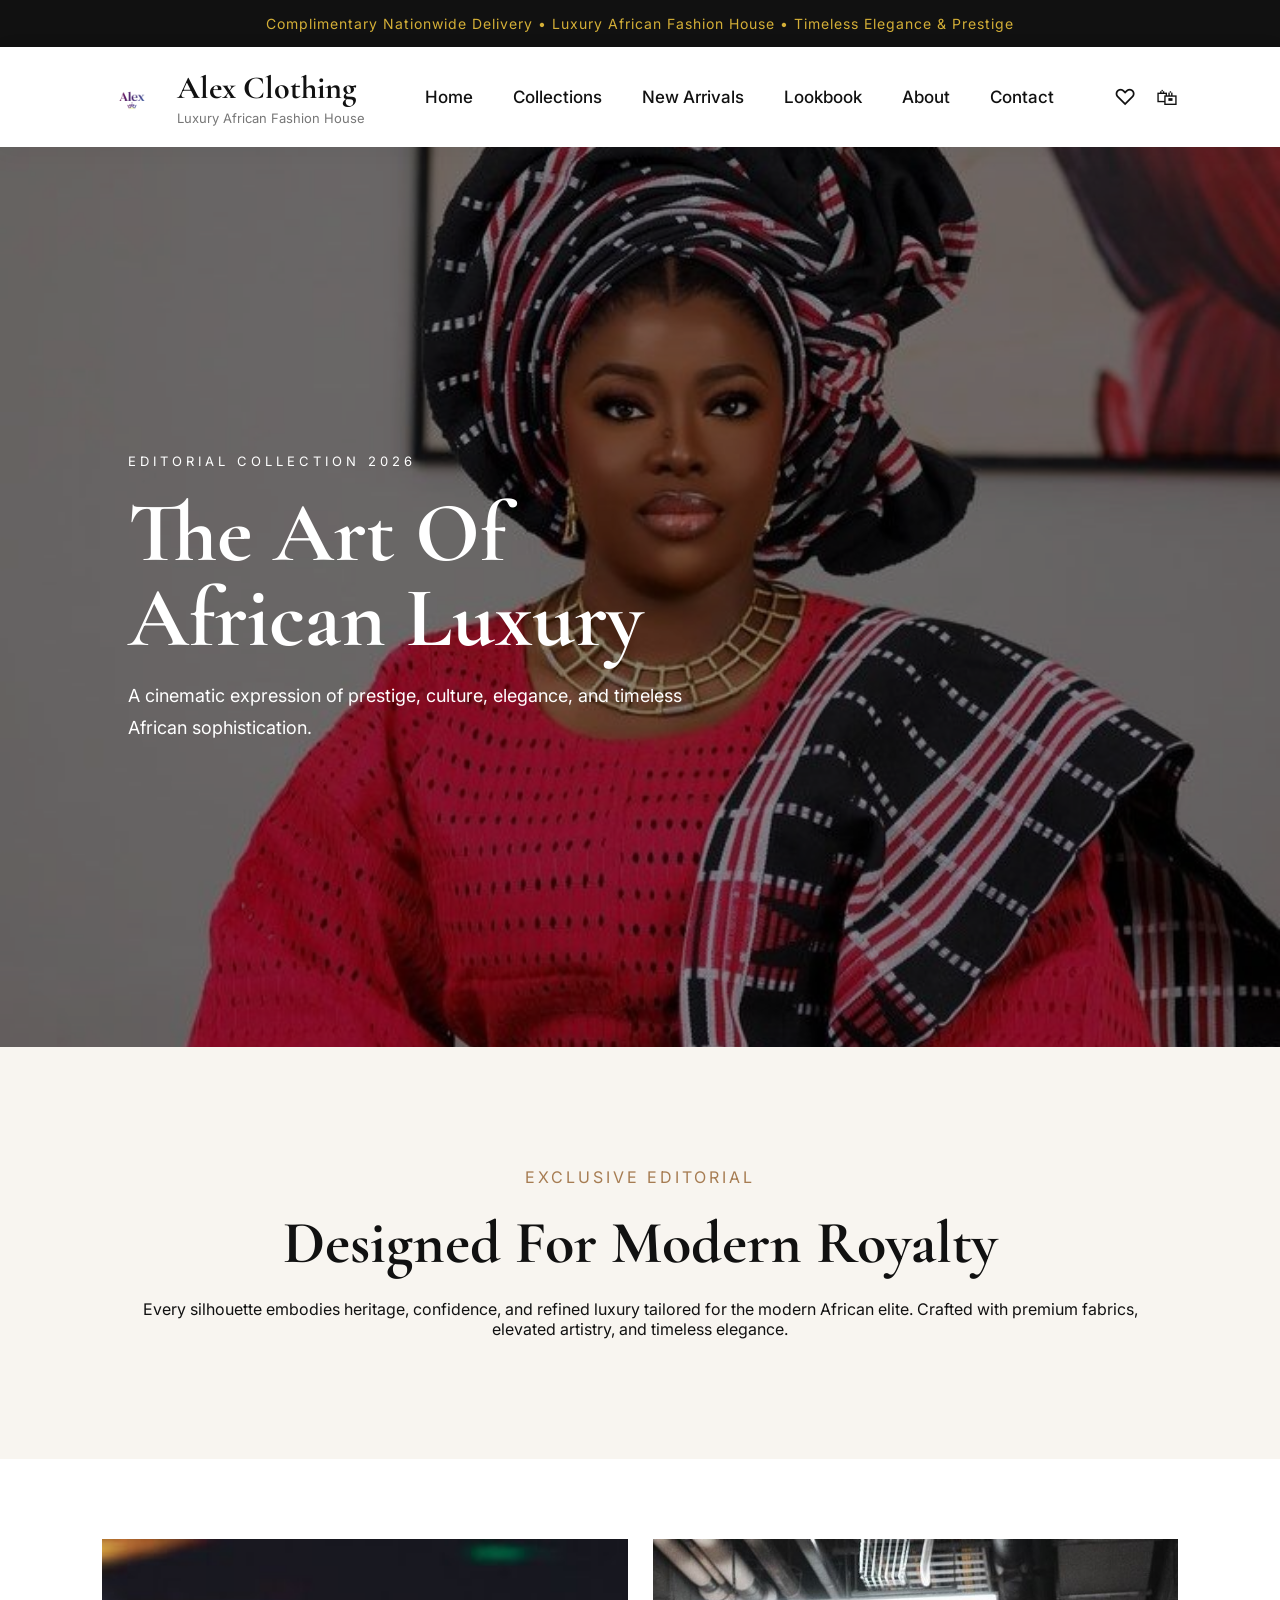
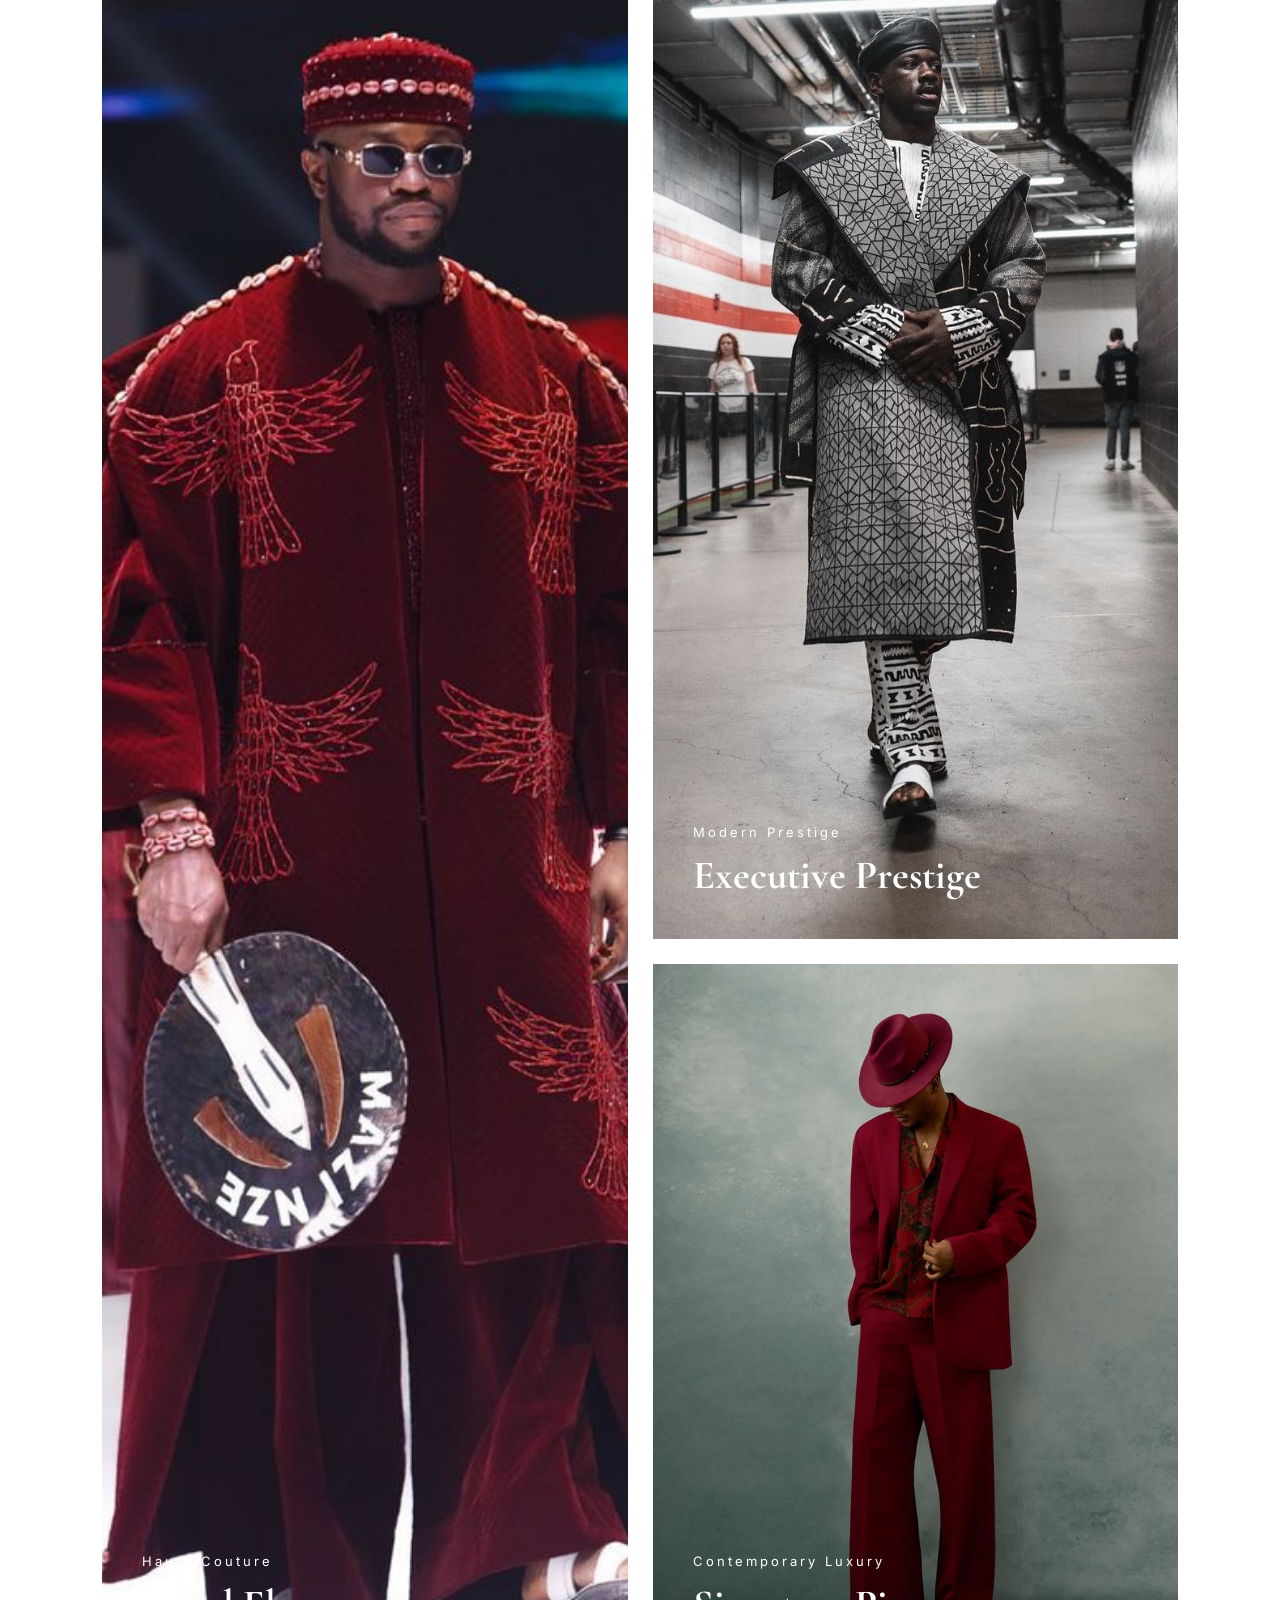
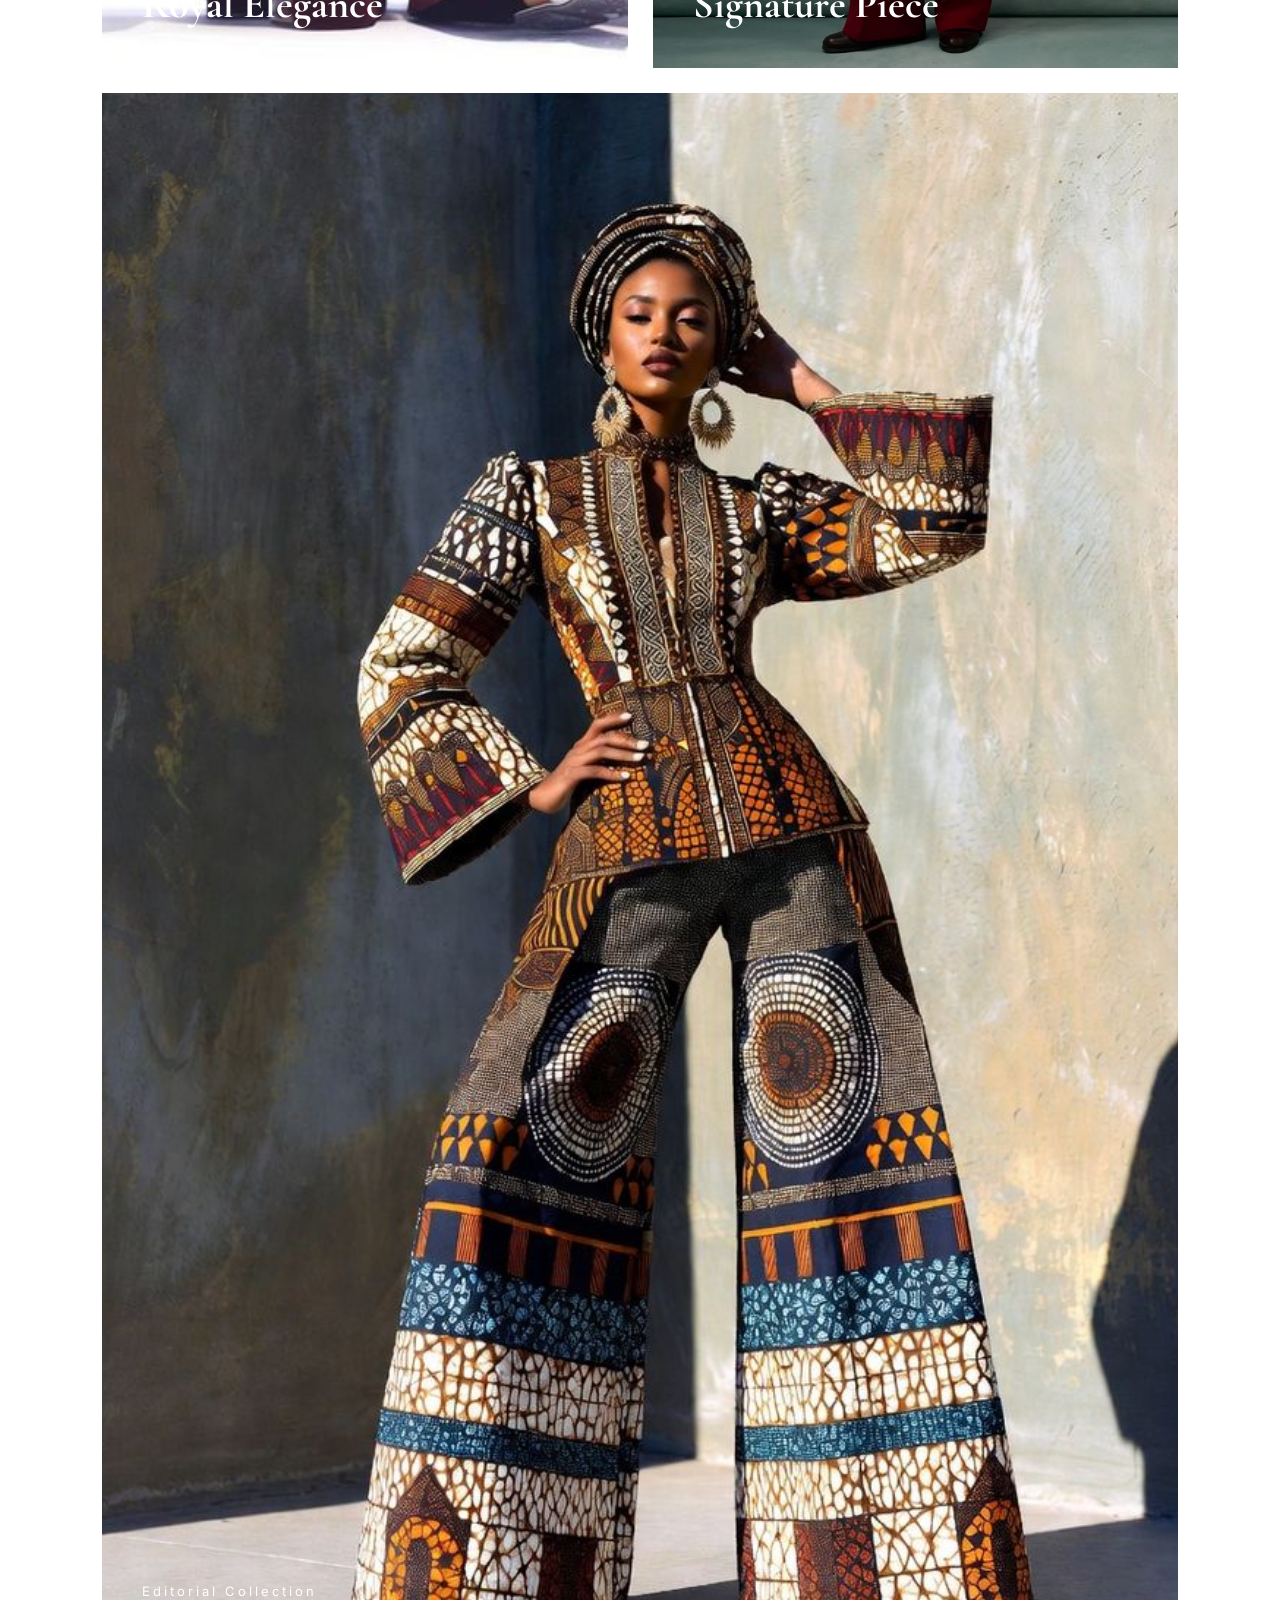
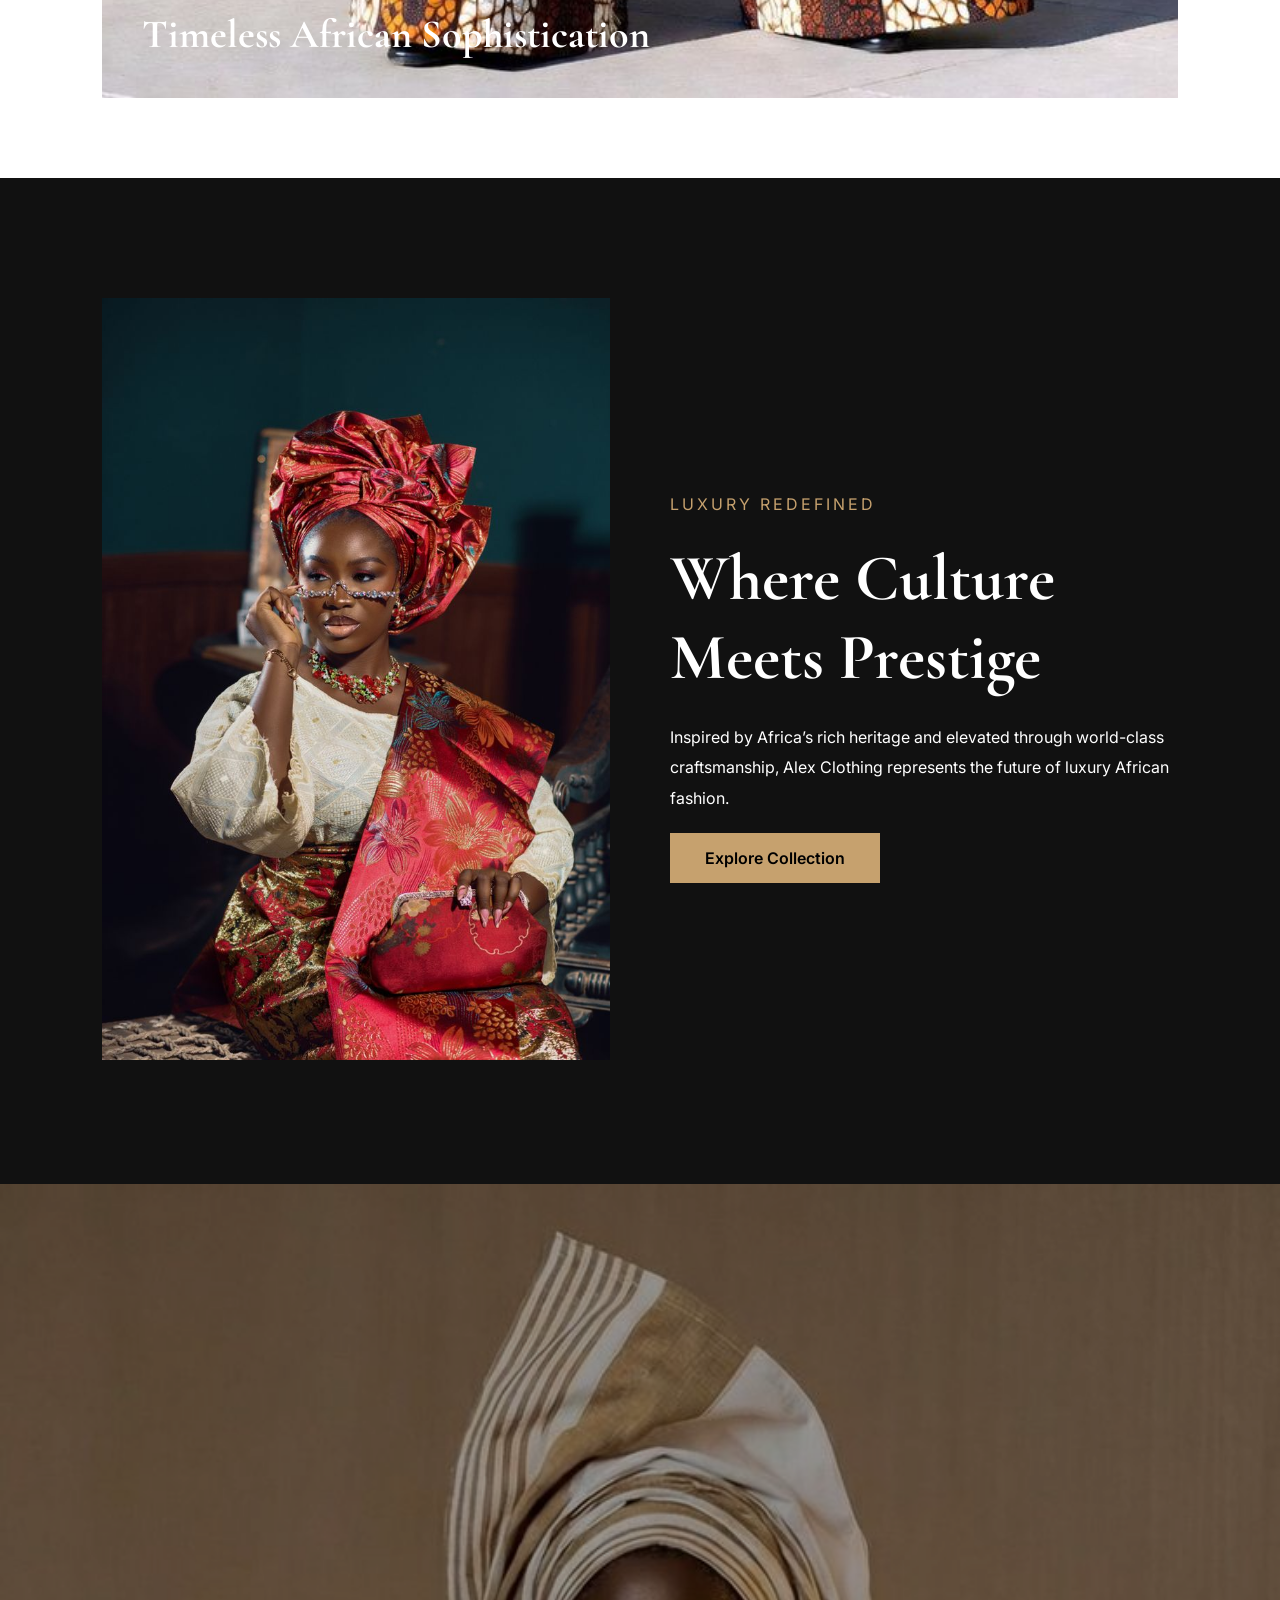
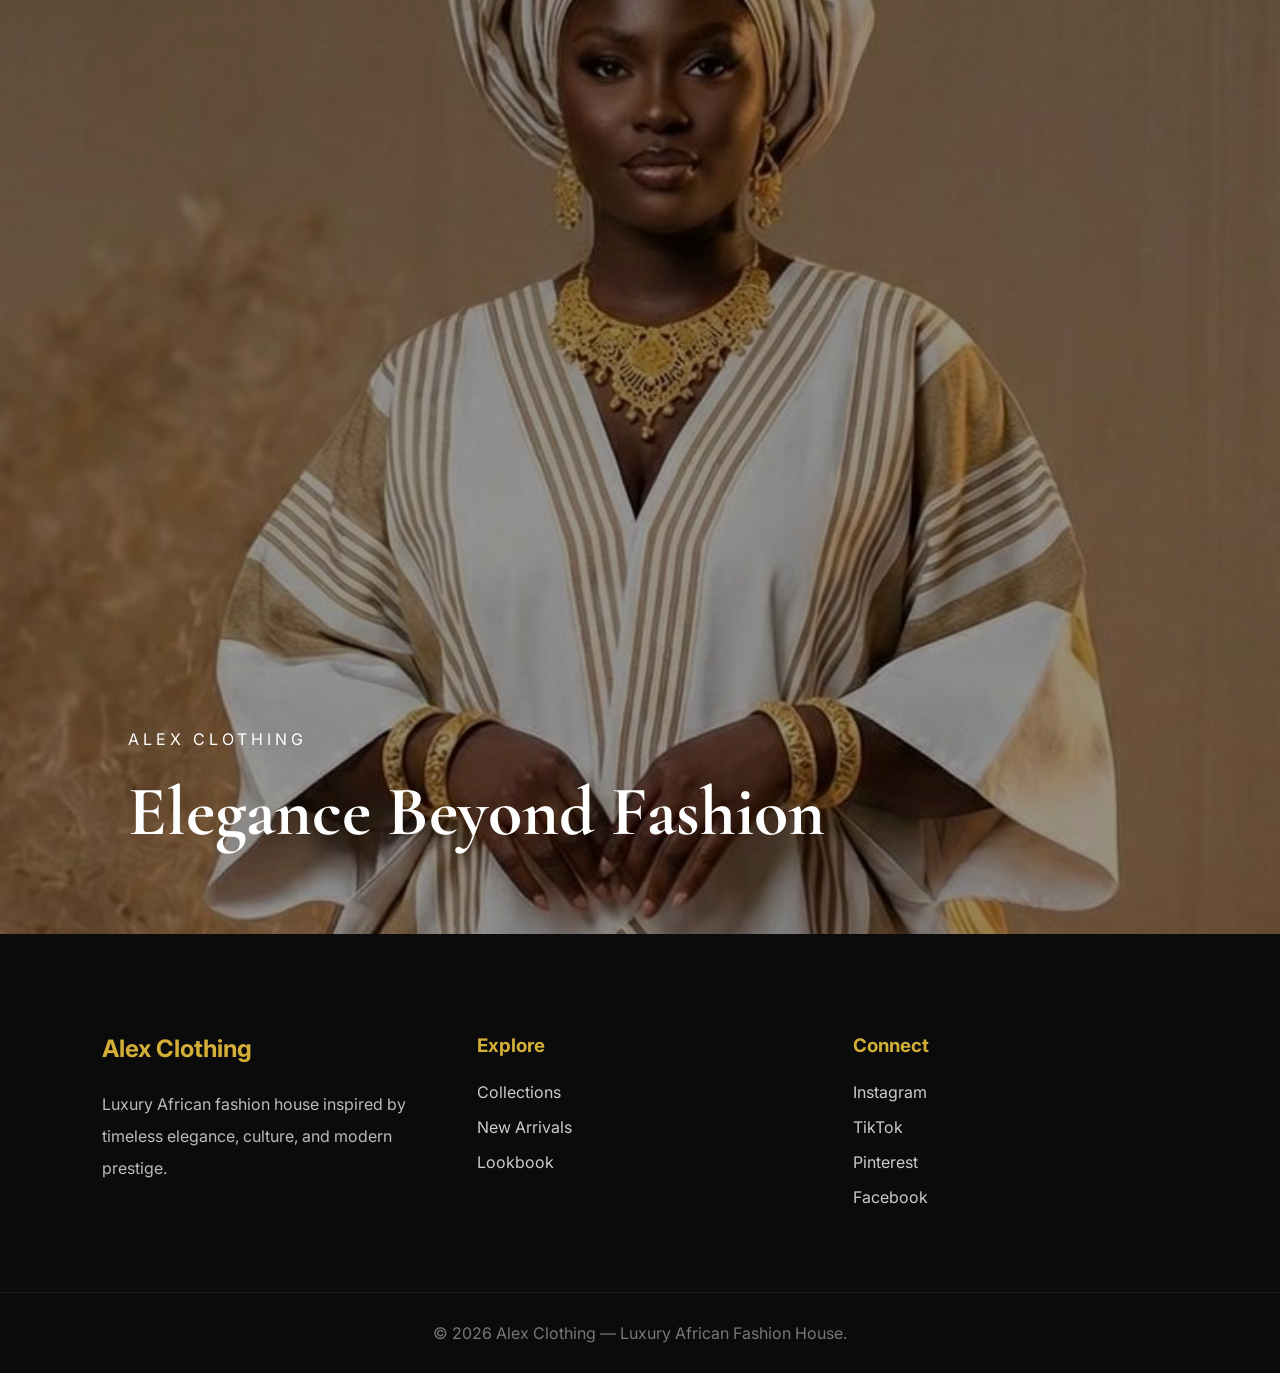
<file: lookbook.html>
<!DOCTYPE html>
<html lang="en">
<head>
    <meta charset="UTF-8">
    <meta name="viewport" content="width=device-width, initial-scale=1.0">
    <title>Alex Clothing | Luxury African Fashion House</title>
    <link rel="stylesheet" href="lookbook.css">
</head>
<head>

    <meta charset="UTF-8">

    <meta name="viewport" content="width=device-width, initial-scale=1.0">

    <title>Alex Clothing | Luxury African Fashion House</title>
    
    <link href="https://fonts.googleapis.com/css2?family=Cormorant+Garamond:wght@400;500;600;700&family=Inter:wght@300;400;500;600;700&display=swap" rel="stylesheet">

</head>

<body>


    <!-- ========================= -->
    <!-- TOP LUXURY BAR -->
    <!-- ========================= -->

    <section class="top-bar">

        <p>
            Complimentary Nationwide Delivery • Luxury African Fashion House • Timeless Elegance & Prestige
        </p>

    </section>



    <!-- ========================= -->
    <!-- NAVBAR -->
    <!-- ========================= -->

    <header class="header">

        <div class="logo">

            <img src="picture/screen.png" alt="Alex Clothing Logo">

            <div>

                <h1>Alex Clothing</h1>

                <span>Luxury African Fashion House</span>

            </div>

        </div>


        <nav class="navbar">

            <a href="index.html">Home</a>

            <a href="collections.html">Collections</a>

            <a href="arrivals.html">New Arrivals</a>

            <a href="lookbook.html">Lookbook</a>

            <a href="about.html">About</a>

            <a href="contact.html">Contact</a>

        </nav>


        <div class="nav-icons">

            <a href="wishlist.html">♡</a>

            <a href="cart.html">🛍</a>

        </div>

    </header>



<!-- ========================= -->
<!-- LOOKBOOK HERO -->
<!-- ========================= -->

<section class="lookbook-hero">

    <div class="lookbook-overlay"></div>

    <img src="picture/Yoruba Woman in Iro ati Buba ~ Iro and Buba.jpg" alt="Luxury Fashion">

    <div class="lookbook-content">

        <span>EDITORIAL COLLECTION 2026</span>

        <h1>
            The Art Of <br>
            African Luxury
        </h1>

        <p>
            A cinematic expression of prestige, culture,
            elegance, and timeless African sophistication.
        </p>

    </div>

</section>



<!-- ========================= -->
<!-- INTRO SECTION -->
<!-- ========================= -->

<section class="lookbook-intro">

    <div class="intro-text">

        <span>EXCLUSIVE EDITORIAL</span>

        <h2>
            Designed For Modern Royalty
        </h2>

        <p>
            Every silhouette embodies heritage, confidence,
            and refined luxury tailored for the modern African elite.
            Crafted with premium fabrics, elevated artistry,
            and timeless elegance.
        </p>

    </div>

</section>



<!-- ========================= -->
<!-- LOOKBOOK GRID -->
<!-- ========================= -->

<section class="lookbook-grid">

    <!-- IMAGE 1 -->
    <div class="lookbook-card large">

        <img src="picture/daniel 13.jpg" alt="Luxury Fashion">

        <div class="card-overlay">

            <span>Haute Couture</span>

            <h3>Royal Elegance</h3>

        </div>

    </div>


    <!-- IMAGE 2 -->
    <div class="lookbook-card">

        <img src="picture/daniel 14.jpg" alt="Luxury Fashion">

        <div class="card-overlay">

            <span>Modern Prestige</span>

            <h3>Executive Prestige</h3>

        </div>

    </div>


    <!-- IMAGE 3 -->
    <div class="lookbook-card">

        <img src="picture/daniel 15.jpg" alt="Luxury Fashion">

        <div class="card-overlay">

            <span>Contemporary Luxury</span>

            <h3>Signature Piece</h3>

        </div>

    </div>


    <!-- IMAGE 4 -->
    <div class="lookbook-card wide">

        <img src="picture/daniel 16.jpg" alt="Luxury Fashion">

        <div class="card-overlay">

            <span>Editorial Collection</span>

            <h3>Timeless African Sophistication</h3>

        </div>

    </div>

</section>



<!-- ========================= -->
<!-- CINEMATIC SECTION -->
<!-- ========================= -->

<section class="cinematic-section">

    <div class="cinematic-image">

        <img src="picture/daniel 12.jpg" alt="Editorial Fashion">

    </div>

    <div class="cinematic-text">

        <span>LUXURY REDEFINED</span>

        <h2>
            Where Culture <br>
            Meets Prestige
        </h2>

        <p>
            Inspired by Africa’s rich heritage and elevated through
            world-class craftsmanship, Alex Clothing represents
            the future of luxury African fashion.
        </p>

        <a href="collections.html" class="luxury-btn">
            Explore Collection
        </a>

    </div>

</section>



<!-- ========================= -->
<!-- FULLSCREEN SHOWCASE -->
<!-- ========================= -->

<section class="fullscreen-showcase">

    <div class="showcase-overlay"></div>

    <img src="picture/Women's Nigerian Traditional Asooke Agbada Boubou Kaftan.jpg" alt="Luxury Showcase">

    <div class="showcase-content">

        <span>ALEX CLOTHING</span>

        <h2>
            Elegance Beyond Fashion
        </h2>

    </div>

</section>



<!-- ========================= -->
<!-- FOOTER -->
<!-- ========================= -->

<footer class="footer">

    <div class="footer-grid">

        <div>

            <h2>Alex Clothing</h2>

            <p>
                Luxury African fashion house inspired by timeless
                elegance, culture, and modern prestige.
            </p>

        </div>

        <div>

            <h3>Explore</h3>

            <a href="collections.html">Collections</a>
            <a href="arrivals.html">New Arrivals</a>
            <a href="lookbook.html">Lookbook</a>

        </div>

        <div>

            <h3>Connect</h3>

            <a href="https://www.instagram.com/alexii01_dan">Instagram</a>
        <a href="https://www.tiktok.com/@joegalvinsclothing/video/7626386239196794132?is_from_webapp=1&sender_device=pc">TikTok</a>
            <a href="https://www.pinterest.com/">Pinterest</a>
            <a href="https://web.facebook.com/daniel.ibebuike.2025">Facebook</a>

        </div>

    </div>

    <div class="footer-bottom">

        <p>
            © 2026 Alex Clothing — Luxury African Fashion House.
        </p>

    </div>

</footer>

</body>
</html>
</file>
<file: index.css>
@import url('https://fonts.googleapis.com/css2?family=Cormorant+Garamond:wght@400;500;600;700&family=Inter:wght@300;400;500;600;700&display=swap');

*{
    margin:0;
    padding:0;
    box-sizing:border-box;
    text-decoration:none;
    font-family:'Inter',sans-serif;
}

body{
    background:#f8f5f0;
    overflow-x:hidden;
    color:#111;
}

/* ========================= */
/* TOP BAR */
/* ========================= */

.top-bar{
    background:#111;
    color:#d4af37;
    text-align:center;
    padding:15px;
    font-size:14px;
    letter-spacing:1px;
}

/* ========================= */
/* HEADER */
/* ========================= */

.header{
    width:100%;
    height:100px;
    padding:0 8%;
    display:flex;
    justify-content:space-between;
    align-items:center;
    background:white;
    position:sticky;
    top:0;
    z-index:1000;
    box-shadow:0 2px 20px rgba(0,0,0,0.05);
}

.logo{
    display:flex;
    align-items:center;
    gap:15px;
}

.logo img{
    width:60px;
}

.logo h1{
    font-size:32px;
    font-family:'Cormorant Garamond',serif;
}

.logo span{
    color:#777;
    font-size:13px;
}

.navbar{
    display:flex;
    gap:40px;
}

.navbar a{
    color:#111;
    font-size:17px;
    font-weight:500;
    transition:0.3s;
    text-decoration:none;
}

.navbar a:hover{
    color:#d4af37;
}

.nav-icons{
    display:flex;
    gap:20px;
}

.nav-icons a{
    color:#111;
    font-size:22px;
}

/* ========================= */
/* HERO */
/* ========================= */

.hero{
    width:100%;
    height:100vh;
    position:relative;
    overflow:hidden;
}

.hero-slider{
    width:100%;
    height:100%;
    position:absolute;
}

.slide{
    width:100%;
    height:100%;
    position:absolute;
    opacity:0;
    transition:opacity 2s ease-in-out;
}

.slide.active{
    opacity:1;
}

.slide img{
    width:100%;
    height:100%;
    object-fit:cover;
    animation:zoom 12s linear infinite;
}

.overlay{
    width:100%;
    height:100%;
    position:absolute;
    background:
    linear-gradient(to right,
    rgba(0,0,0,0.82),
    rgba(0,0,0,0.35));
    z-index:2;
}

.hero-content{
    width:750px;
    position:relative;
    z-index:5;
    top:50%;
    transform:translateY(-50%);
    padding-left:8%;
    color:white;
}

.hero-small-text{
    color:#d4af37;
    letter-spacing:4px;
    font-size:44px;

}


.hero-content h1{
    font-size:110px;
    line-height:0.95;
    margin:30px 0;
    font-family:'Cormorant Garamond',serif;
    font-weight:700;
}
.hero-content h3{
    font-size:40px;
    line-height:0.95;
    margin:30px 0;
    font-family:'Cormorant Garamond',serif;
    font-weight:400;
}

.hero-content p{
    width:650px;
    line-height:2;
    color:#eee;
    font-size:18px;
    margin-bottom:45px;
}

.hero-buttons{
    display:flex;
    gap:25px;
}

.primary-btn{
    background:#d4af37;
    color:#111;
    padding:18px 40px;
    border-radius:50px;
    font-weight:600;
    transition:0.4s;
}

.primary-btn:hover{
    background:white;
    transform:translateY(-5px);
}

.secondary-btn{
    border:1px solid rgba(255,255,255,0.5);
    color:white;
    padding:18px 40px;
    border-radius:50px;
    backdrop-filter:blur(10px);
}

/* ========================= */
/* STATS */
/* ========================= */

.stats-section{
    padding:100px 8%;
    display:grid;
    grid-template-columns:repeat(auto-fit,minmax(250px,1fr));
    gap:30px;
    background:white;
}

.stat-box{
    background:#f8f5f0;
    padding:50px;
    text-align:center;
    border-radius:25px;
}

.stat-box h2{
    font-size:55px;
    color:#d4af37;
    margin-bottom:10px;
}

.stat-box p{
    color:#666;
}

/* ========================= */
/* GENERAL SECTION TITLE */
/* ========================= */

.section-title{
    text-align:center;
    margin-bottom:80px;
}

.section-title span{
    color:#d4af37;
    letter-spacing:2px;
    font-size:14px;
}

.section-title h2{
    font-size:60px;
    font-family:'Cormorant Garamond',serif;
    margin:20px 0;
}

.section-title p{
    width:60%;
    margin:auto;
    line-height:2;
    color:#666;
}

/* ========================= */
/* COLLECTIONS */
/* ========================= */

.collections-section{
    padding:140px 8%;
}

.products-grid{
    display:grid;
    grid-template-columns:repeat(auto-fit,minmax(350px,1fr));
    gap:40px;
}

.product-card{
    background:white;
    border-radius:30px;
    overflow:hidden;
    box-shadow:0 15px 40px rgba(0,0,0,0.08);
    transition:0.4s;
}

.product-card:hover{
    transform:translateY(-15px);
}

.product-image{
    height:450px;
    overflow:hidden;
}

.product-image img{
    width:100%;
    height:100%;
    object-fit:cover;
    transition:0.5s;
}

.product-card:hover img{
    transform:scale(1.08);
}

.product-content{
    padding:35px;
}

.product-content span{
    color:#d4af37;
    font-size:14px;
}

.product-content h3{
    font-size:36px;
    margin:20px 0;
    font-family:'Cormorant Garamond',serif;
}

.product-content p{
    color:#666;
    line-height:1.9;
    margin-bottom:30px;
}


/* ========================= */
/* DESIGNERS */
/* ========================= */

.designer-section{
    padding:140px 8%;
    background:white;
}

.designer-grid{
    display:grid;
    grid-template-columns:repeat(auto-fit,minmax(350px,1fr));
    gap:40px;
}

.designer-card{
    border-radius:30px;
    overflow:hidden;
    position:relative;
}

.designer-card img{
    width:100%;
    height:500px;
    object-fit:cover;
}

.designer-content{
    position:absolute;
    bottom:0;
    width:100%;
    padding:35px;
    background:linear-gradient(to top,rgba(0,0,0,0.85),transparent);
    color:white;
}

.designer-content h3{
    font-size:36px;
    margin:15px 0;
    font-family:'Cormorant Garamond',serif;
}

.designer-content p{
    line-height:1.8;
    color:#ddd;
}

/* ========================= */
/* TESTIMONIALS */
/* ========================= */

.testimonial-section{
    padding:140px 8%;
}

.testimonial-grid{
    display:grid;
    grid-template-columns:repeat(auto-fit,minmax(320px,1fr));
    gap:35px;
}

.testimonial-card{
    background:white;
    padding:50px;
    border-radius:30px;
    box-shadow:0 10px 35px rgba(0,0,0,0.05);
}

.testimonial-card h3{
    font-size:28px;
    margin-bottom:15px;
}

.stars{
    color:#d4af37;
    margin-bottom:20px;
}

.testimonial-card p{
    color:#666;
    line-height:2;
}

/* ========================= */
/* NEWSLETTER */
/* ========================= */

.newsletter{
    padding:140px 8%;
    background:#111;
}

.newsletter-content{
    width:800px;
    margin:auto;
    text-align:center;
}

.newsletter-content span{
    color:#d4af37;
}

.newsletter-content h2{
    font-size:60px;
    color:white;
    margin:25px 0;
    font-family:'Cormorant Garamond',serif;
}

.newsletter form{
    display:flex;
    gap:20px;
    margin-top:40px;
}

.newsletter input{
    flex:1;
    padding:22px;
    border:none;
    border-radius:50px;
    font-size:16px;
}

.newsletter button{
    padding:22px 40px;
    border:none;
    background:#d4af37;
    border-radius:50px;
    font-weight:700;
}

/* ========================= */
/* FOOTER */
/* ========================= */

.footer{
    background:#0b0b0b;
    color:white;
    padding-top:100px;
}

.footer-grid{
    padding:0 8% 70px;
    display:grid;
    grid-template-columns:repeat(auto-fit,minmax(250px,1fr));
    gap:50px;
}

.footer-grid h2,
.footer-grid h3{
    color:#d4af37;
    margin-bottom:25px;
}

.footer-grid p{
    line-height:2;
    color:#bbb;
}

.footer-grid a{
    display:block;
    margin-bottom:15px;
    color:#ccc;
}

.footer-bottom{
    text-align:center;
    padding:30px;
    border-top:1px solid rgba(255,255,255,0.08);
    color:#777;
}

/* ========================= */
/* ANIMATIONS */
/* ========================= */

@keyframes zoom{

    0%{
        transform:scale(1.05);
    }

    100%{
        transform:scale(1.15);
    }

}

/* ========================= */
/* RESPONSIVE */
/* ========================= */

@media(max-width:1000px){

    .hero-content{
        width:100%;
        padding:0 7%;
    }

    .hero-content h1{
        font-size:65px;
    }

    .hero-content p{
        width:100%;
        font-size:16px;
    }

    .hero-buttons{
        flex-direction:column;
        width:250px;
    }

    .section-title h2{
        font-size:42px;
    }

    .section-title p{
        width:100%;
    }

    .newsletter-content{
        width:100%;
    }

    .newsletter form{
        flex-direction:column;
    }

    .navbar{
        display:none;
    }

}
</file>
<file: arrivals.css>
*{
    margin:0;
    padding:0;
    box-sizing:border-box;
    font-family:'Inter',sans-serif;
}

/* TOP BAR */
.top-bar{
    background:#111;
    color:#d4af37;
    text-align:center;
    padding:15px;
}

/* HEADER */
.header{
    display:flex;
    justify-content:space-between;
    align-items:center;
    padding:20px 40px;
    background:#fff;
    position:sticky;
    top:0;
    z-index:1000;
    box-shadow:0 2px 20px rgba(0,0,0,0.05);
}

.logo{
    display:flex;
    gap:15px;
    align-items:center;
}

.logo img{
    width:60px;
}

.logo h1{
    font-family:'Cormorant Garamond',serif;
}

/* NAV */
.navbar{
    display:flex;
    gap:30px;
}

.navbar a{
    text-decoration:none;
    color:#111;
    font-weight:500;
}

.navbar a:hover{
    color:#d4af37;
}

/* CART ICON */
.nav-icon{
    cursor:pointer;
    position:relative;
    font-size:20px;
}

.nav-icon span{
    position:absolute;
    top:-10px;
    right:-10px;
    background:red;
    color:#fff;
    font-size:12px;
    padding:2px 6px;
    border-radius:50%;
}

/* HERO */
.hero{
    text-align:center;
    padding:50px;
    background:#f5f5f5;
}

/* GRID FIX (THIS IS THE MAIN FIX) */
.grid{
    display:grid;
    grid-template-columns:repeat(3, minmax(280px, 1fr));
    gap:30px;
    padding:60px;
}

/* CARD */
.card{
    background:#fff;
    border-radius:15px;
    overflow:hidden;
    box-shadow:0 8px 25px rgba(0,0,0,0.10);
    transition:0.3s;
}

/* FIX IMAGE WITHOUT SHRINKING CARD */
.card img{
    width:100%;
    height:auto;
    max-height:420px;
    object-fit:contain;
    background:#f8f8f8;
    display:block;
}

/* TEXT AREA SHOULD HAVE SPACE */
.card h3{
    padding:12px 10px 0;
    font-size:16px;
}

.card p{
    padding:5px 10px;
    color:gray;
}

/* BUTTON */
.card button{
    margin:10px;
    padding:10px;
    border:none;
    background:#111;
    color:#fff;
    width:calc(100% - 20px);
    cursor:pointer;
    transition:0.3s;
}

.card button:hover{
    background:#d4af37;
    color:#000;
}
.card:hover{
    transform:translateY(-6px);
}
.card:hover{
    transform:translateY(-8px);
}

.card h3{
    padding:10px;
}

.card p{
    padding:0 10px;
    color:gray;
}

.card button{
    margin:10px;
    padding:8px;
    border:none;
    background:#111;
    color:#fff;
    width:calc(100% - 20px);
    cursor:pointer;
}

/* CART */
.cart{
    position:fixed;
    top:0;
    right:-400px;
    width:350px;
    height:100%;
    background:#fff;
    padding:20px;
    transition:0.3s;
    box-shadow:-5px 0 20px rgba(0,0,0,0.2);
}


.cart.open{
    right:0;
}

.cart-header{
    display:flex;
    justify-content:space-between;
    margin-bottom:10px;
}

.item{
    display:flex;
    justify-content:space-between;
    padding:10px 0;
    border-bottom:1px solid #eee;
}

.item button{
    background:red;
    color:#fff;
    border:none;
    padding:3px 6px;
    cursor:pointer;
}

/* ANIMATION */
.pulse{
    animation:pulse 0.3s ease;
}

@keyframes pulse{
    0%{transform:scale(1);}
    50%{transform:scale(1.2);}
    100%{transform:scale(1);}
}

/* RESPONSIVE */
@media(max-width:900px){
    .grid{
        grid-template-columns:repeat(2,1fr);
    }
}

@media(max-width:600px){
    .grid{
        grid-template-columns:1fr;
    }

    .header{
        flex-direction:column;
        gap:10px;
    }
}

/* ========================= */
/* FOOTER */
/* ========================= */

.footer{
    background:#0b0b0b;
    color:white;
    padding-top:100px;
}

.footer-grid{
    padding:0 8% 70px;
    display:grid;
    grid-template-columns:repeat(auto-fit,minmax(250px,1fr));
    gap:50px;
}

.footer-grid h2,
.footer-grid h3{
    color:#d4af37;
    margin-bottom:25px;
}

.footer-grid p{
    line-height:2;
    color:#bbb;
}

.footer-grid a{
    display:block;
    margin-bottom:15px;
    color:#ccc;
}

.footer-bottom{
    text-align:center;
    padding:30px;
    border-top:1px solid rgba(255,255,255,0.08);
    color:#777;
}

/* ========================= */
/* ANIMATIONS */
/* ========================= */

@keyframes zoom{

    0%{
        transform:scale(1.05);
    }

    100%{
        transform:scale(1.15);
    }

}

/* ========================= */
/* RESPONSIVE */
/* ========================= */

@media(max-width:1000px){

    .hero-content{
        width:100%;
        padding:0 7%;
    }

    .hero-content h1{
        font-size:65px;
    }

    .hero-content p{
        width:100%;
        font-size:16px;
    }

    .hero-buttons{
        flex-direction:column;
        width:250px;
    }

    .section-title h2{
        font-size:42px;
    }

    .section-title p{
        width:100%;
    }

    .newsletter-content{
        width:100%;
    }

    .newsletter form{
        flex-direction:column;
    }

    .navbar{
        display:none;
    }

}
</file>
<file: consultation.css>
@import url('https://fonts.googleapis.com/css2?family=Cormorant+Garamond:wght@400;500;600;700&family=Inter:wght@300;400;500;600;700&display=swap');

*{
    margin:0;
    padding:0;
    box-sizing:border-box;
    font-family:'Inter',sans-serif;
}

body{
    background:#f8f5f0;
}

.consultation-hero{
    height:70vh;
    position:relative;
    overflow:hidden;
}

.consultation-hero img{
    width:100%;
    height:100%;
    object-fit:cover;
}

.overlay{
    position:absolute;
    inset:0;
    background:rgba(0,0,0,.65);
}

.consultation-content{
    position:absolute;
    top:50%;
    left:8%;
    transform:translateY(-50%);
    color:white;
    z-index:5;
    max-width:700px;
}

.consultation-content span{
    color:#d4af37;
    letter-spacing:3px;
}

.consultation-content h1{
    font-size:80px;
    margin:20px 0;
    font-family:'Cormorant Garamond',serif;
}

.consultation-content p{
    line-height:2;
}

.booking-section{
    padding:120px 8%;
}

.booking-card{
    max-width:850px;
    margin:auto;
    background:white;
    padding:60px;
    border-radius:30px;
    box-shadow:0 10px 40px rgba(0,0,0,.08);
}

.booking-card h2{
    text-align:center;
    margin-bottom:40px;
    font-size:45px;
    font-family:'Cormorant Garamond',serif;
}

.booking-card form{
    display:flex;
    flex-direction:column;
    gap:20px;
}

.booking-card input,
.booking-card select,
.booking-card textarea{
    padding:20px;
    border:1px solid #ddd;
    border-radius:15px;
    font-size:16px;
}

.booking-card textarea{
    height:180px;
    resize:none;
}

.booking-card button{
    background:#d4af37;
    color:#111;
    border:none;
    padding:18px;
    border-radius:50px;
    font-weight:700;
    cursor:pointer;
}

.booking-card button:hover{
    opacity:.9;
}

@media(max-width:900px){

    .consultation-content h1{
        font-size:50px;
    }

    .booking-card{
        padding:35px;
    }

}
</file>
<file: contact.css>
@import url('https://fonts.googleapis.com/css2?family=Cormorant+Garamond:wght@400;500;600;700&family=Inter:wght@300;400;500;600;700&display=swap');

*{
    margin:0;
    padding:0;
    box-sizing:border-box;
    text-decoration:none;
    font-family:'Inter',sans-serif;
}

body{
    background:#f8f5f0;
    overflow-x:hidden;
    color:#111;
}

/* ========================= */
/* TOP BAR */
/* ========================= */

.top-bar{
    background:#111;
    color:#d4af37;
    text-align:center;
    padding:15px;
    font-size:14px;
    letter-spacing:1px;
}

/* ========================= */
/* HEADER */
/* ========================= */

.header{
    width:100%;
    height:100px;
    padding:0 8%;
    display:flex;
    justify-content:space-between;
    align-items:center;
    background:white;
    position:sticky;
    top:0;
    z-index:1000;
    box-shadow:0 2px 20px rgba(0,0,0,0.05);
}

.logo{
    display:flex;
    align-items:center;
    gap:15px;
}

.logo img{
    width:60px;
}

.logo h1{
    font-size:32px;
    font-family:'Cormorant Garamond',serif;
}

.logo span{
    color:#777;
    font-size:13px;
}

.navbar{
    display:flex;
    gap:40px;
}

.navbar a{
    color:#111;
    font-size:17px;
    font-weight:500;
    transition:0.3s;
    text-decoration:none;
}

.navbar a:hover{
    color:#d4af37;
}

.nav-icons{
    display:flex;
    gap:20px;
}

.nav-icons a{
    color:#111;
    font-size:22px;
}

/* CONTACT HERO */

.contact-hero{
    height:75vh;
    position:relative;
    overflow:hidden;
}

.contact-hero img{
    width:100%;
    height:100%;
    object-fit:cover;
}

.contact-overlay{
    position:absolute;
    inset:0;
    background:rgba(0,0,0,.65);
}

.contact-hero-content{
    position:absolute;
    top:50%;
    left:8%;
    transform:translateY(-50%);
    color:white;
    max-width:700px;
    z-index:10;
}

.contact-hero-content span{
    color:#d4af37;
    letter-spacing:3px;
}

.contact-hero-content h1{
    font-size:85px;
    margin:20px 0;
    font-family:'Cormorant Garamond',serif;
}

.contact-hero-content p{
    font-size:18px;
    line-height:2;
    color:#eee;
}

/* CONTACT SECTION */

.contact-wrapper{
    padding:140px 8%;
    display:grid;
    grid-template-columns:1fr 1fr;
    gap:70px;
    background:white;
}

.contact-details span{
    color:#d4af37;
}

.contact-details h2{
    font-size:60px;
    margin:20px 0;
    font-family:'Cormorant Garamond',serif;
}

.contact-details p{
    line-height:2;
    color:#666;
}

.contact-card{
    background:#f8f5f0;
    padding:30px;
    border-radius:20px;
    margin-top:20px;
}

.contact-card h3{
    margin-bottom:10px;
}

/* FORM */

.contact-form-box{
    background:#111;
    padding:50px;
    border-radius:30px;
}

.contact-form-box h3{
    color:#d4af37;
    margin-bottom:30px;
    font-size:30px;
    font-family:'Cormorant Garamond',serif;
}

.contact-form-box form{
    display:flex;
    flex-direction:column;
    gap:20px;
}

.contact-form-box input,
.contact-form-box textarea{
    padding:20px;
    border:none;
    border-radius:15px;
    font-size:16px;
}

.contact-form-box textarea{
    height:180px;
    resize:none;
}

.contact-form-box button{
    background:#d4af37;
    color:#111;
    border:none;
    padding:18px;
    border-radius:50px;
    font-weight:700;
    cursor:pointer;
    transition:.3s;
}

.contact-form-box button:hover{
    transform:translateY(-5px);
}

/* CTA */

.contact-cta{
    padding:120px 8%;
    text-align:center;
    background:#111;
    color:white;
}

.contact-cta span{
    color:#d4af37;
    letter-spacing:3px;
}

.contact-cta h2{
    font-size:65px;
    margin:25px 0;
    font-family:'Cormorant Garamond',serif;
}

.contact-cta p{
    max-width:700px;
    margin:auto;
    line-height:2;
    color:#ddd;
}

.cta-btn{
    display:inline-block;
    margin-top:35px;
    background:#d4af37;
    color:#111;
    padding:18px 45px;
    border-radius:50px;
    font-weight:600;
}

/* MOBILE */

@media(max-width:900px){

    .contact-wrapper{
        grid-template-columns:1fr;
    }

    .contact-hero-content h1{
        font-size:50px;
    }

    .contact-details h2,
    .contact-cta h2{
        font-size:40px;
    }

}

/* ========================= */
/* FOOTER */
/* ========================= */

.footer{
    background:#0b0b0b;
    color:white;
    padding-top:100px;
}

.footer-grid{
    padding:0 8% 70px;
    display:grid;
    grid-template-columns:repeat(auto-fit,minmax(250px,1fr));
    gap:50px;
}

.footer-grid h2,
.footer-grid h3{
    color:#d4af37;
    margin-bottom:25px;
}

.footer-grid p{
    line-height:2;
    color:#bbb;
}

.footer-grid a{
    display:block;
    margin-bottom:15px;
    color:#ccc;
}

.footer-bottom{
    text-align:center;
    padding:30px;
    border-top:1px solid rgba(255,255,255,0.08);
    color:#777;
}

/* ========================= */
/* ANIMATIONS */
/* ========================= */

@keyframes zoom{

    0%{
        transform:scale(1.05);
    }

    100%{
        transform:scale(1.15);
    }

}

/* ========================= */
/* RESPONSIVE */
/* ========================= */

@media(max-width:1000px){

    .hero-content{
        width:100%;
        padding:0 7%;
    }

    .hero-content h1{
        font-size:65px;
    }

    .hero-content p{
        width:100%;
        font-size:16px;
    }

    .hero-buttons{
        flex-direction:column;
        width:250px;
    }

    .section-title h2{
        font-size:42px;
    }

    .section-title p{
        width:100%;
    }

    .newsletter-content{
        width:100%;
    }

    .newsletter form{
        flex-direction:column;
    }

    .navbar{
        display:none;
    }

}
</file>
<file: lookbook.css>
@import url('https://fonts.googleapis.com/css2?family=Cormorant+Garamond:wght@400;500;600;700&family=Inter:wght@300;400;500;600;700&display=swap');

*{
    margin:0;
    padding:0;
    box-sizing:border-box;
    text-decoration:none;
    font-family:'Inter',sans-serif;
}

body{
    background:#f8f5f0;
    overflow-x:hidden;
    color:#111;
}

/* ========================= */
/* TOP BAR */
/* ========================= */

.top-bar{
    background:#111;
    color:#d4af37;
    text-align:center;
    padding:15px;
    font-size:14px;
    letter-spacing:1px;
}

/* ========================= */
/* HEADER */
/* ========================= */

.header{
    width:100%;
    height:100px;
    padding:0 8%;
    display:flex;
    justify-content:space-between;
    align-items:center;
    background:white;
    position:sticky;
    top:0;
    z-index:1000;
    box-shadow:0 2px 20px rgba(0,0,0,0.05);
}

.logo{
    display:flex;
    align-items:center;
    gap:15px;
}

.logo img{
    width:60px;
}

.logo h1{
    font-size:32px;
    font-family:'Cormorant Garamond',serif;
}

.logo span{
    color:#777;
    font-size:13px;
}

.navbar{
    display:flex;
    gap:40px;
}

.navbar a{
    color:#111;
    font-size:17px;
    font-weight:500;
    transition:0.3s;
    text-decoration:none;
}

.navbar a:hover{
    color:#d4af37;
}

.nav-icons{
    display:flex;
    gap:20px;
}

.nav-icons a{
    color:#111;
    font-size:22px;
}

/* =========================
LOOKBOOK HERO
========================= */

.lookbook-hero{
    position: relative;
    height: 100vh;
    overflow: hidden;
}

.lookbook-hero img{
    width: 100%;
    height: 100%;
    object-fit: cover;

    /* Focus on head and upper body */
    object-position: center 30%;
}
.lookbook-overlay{
    position: absolute;
    inset: 0;
    background: rgba(0,0,0,0.45)  no-repeat  center top / cover fixed;
    
}

.lookbook-content{
    position: absolute;
    top: 50%;
    left: 10%;
    transform: translateY(-50%);
    color: white;
    z-index: 2;
    max-width: 600px;
}

.lookbook-content span{
    letter-spacing: 4px;
    font-size: 13px;
}

.lookbook-content h1{
    font-size: 85px;
    line-height: 1;
    margin: 20px 0;
    font-family: 'Cormorant Garamond', serif;
}

.lookbook-content p{
    font-size: 18px;
    line-height: 1.8;
}



/* =========================
INTRO
========================= */

.lookbook-intro{
    padding: 120px 10%;
    text-align: center;
    background: #f8f5f0;
}

.lookbook-intro span{
    letter-spacing: 3px;
    color: #a67c52;
}

.lookbook-intro h2{
    font-size: 60px;
    margin: 20px 0;
    font-family: 'Cormorant Garamond', serif;
}



/* =========================
LOOKBOOK GRID
========================= */

.lookbook-grid{
    display: grid;
    grid-template-columns: repeat(2,1fr);
    gap: 25px;
    padding: 80px 8%;
    background: white;
}

.lookbook-card{
    position: relative;
    overflow: hidden;
}

.lookbook-card img{
    width: 100%;
    height: 100%;
    object-fit: cover;
    transition: 0.6s;
}

.lookbook-card:hover img{
    transform: scale(1.08);
}

.large{
    grid-row: span 2;
}

.wide{
    grid-column: span 2;
}

.card-overlay{
    position: absolute;
    bottom: 40px;
    left: 40px;
    color: white;
}

.card-overlay span{
    font-size: 13px;
    letter-spacing: 3px;
}

.card-overlay h3{
    font-size: 40px;
    margin-top: 10px;
    font-family: 'Cormorant Garamond', serif;
}



/* =========================
CINEMATIC SECTION
========================= */

.cinematic-section{
    display: grid;
    grid-template-columns: repeat(2,1fr);
    align-items: center;
    padding: 120px 8%;
    gap: 60px;
    background: #111;
    color: white;
}

.cinematic-image img{
    width: 100%;
}

.cinematic-text span{
    color: #c6a16e;
    letter-spacing: 3px;
}

.cinematic-text h2{
    font-size: 65px;
    margin: 25px 0;
    font-family: 'Cormorant Garamond', serif;
}

.cinematic-text p{
    line-height: 1.9;
    margin-bottom: 35px;
}

.luxury-btn{
    padding: 15px 35px;
    background: #c6a16e;
    color: black;
    text-decoration: none;
    font-weight: 600;
}



/* =========================
FULLSCREEN SHOWCASE
========================= */

.fullscreen-showcase{
    position: relative;
    height: 85vh;
    overflow: hidden;
}

.fullscreen-showcase img{
    width: 100%;
    height: 100%;
    object-fit: cover;
}

.fullscreen-showcase{
    position: relative;
    height: 150vh;
    overflow: hidden;
}

.fullscreen-showcase img{
    width: 100%;
    height: 100%;
    object-fit: cover;

    /* THIS SHOWS THE HEAD */
    object-position: center top;
}

.showcase-overlay{
    position: absolute;
    inset: 0;
    background: rgba(0,0,0,0.4);
}


.showcase-content{
    position: absolute;
    bottom: 80px;
    left: 10%;
    color: white;
}

.showcase-content span{
    letter-spacing: 4px;
}

.showcase-content h2{
    font-size: 70px;
    margin-top: 20px;
    font-family: 'Cormorant Garamond', serif;
}



/* =========================
MOBILE RESPONSIVE
========================= */

@media(max-width: 900px){

    .lookbook-grid,
    .cinematic-section{
        grid-template-columns: 1fr;
    }

    .wide{
        grid-column: span 1;
    }

    .lookbook-content h1,
    .showcase-content h2,
    .cinematic-text h2{
        font-size: 45px;
    }

}

/* ========================= */
/* FOOTER */
/* ========================= */

.footer{
    background:#0b0b0b;
    color:white;
    padding-top:100px;
}

.footer-grid{
    padding:0 8% 70px;
    display:grid;
    grid-template-columns:repeat(auto-fit,minmax(250px,1fr));
    gap:50px;
}

.footer-grid h2,
.footer-grid h3{
    color:#d4af37;
    margin-bottom:25px;
}

.footer-grid p{
    line-height:2;
    color:#bbb;
}

.footer-grid a{
    display:block;
    margin-bottom:15px;
    color:#ccc;
}

.footer-bottom{
    text-align:center;
    padding:30px;
    border-top:1px solid rgba(255,255,255,0.08);
    color:#777;
}

/* ========================= */
/* ANIMATIONS */
/* ========================= */

@keyframes zoom{

    0%{
        transform:scale(1.05);
    }

    100%{
        transform:scale(1.15);
    }

}

/* ========================= */
/* RESPONSIVE */
/* ========================= */

@media(max-width:1000px){

    .hero-content{
        width:100%;
        padding:0 7%;
    }

    .hero-content h1{
        font-size:65px;
    }

    .hero-content p{
        width:100%;
        font-size:16px;
    }

    .hero-buttons{
        flex-direction:column;
        width:250px;
    }

    .section-title h2{
        font-size:42px;
    }

    .section-title p{
        width:100%;
    }

    .newsletter-content{
        width:100%;
    }

    .newsletter form{
        flex-direction:column;
    }

    .navbar{
        display:none;
    }

}
</file>
